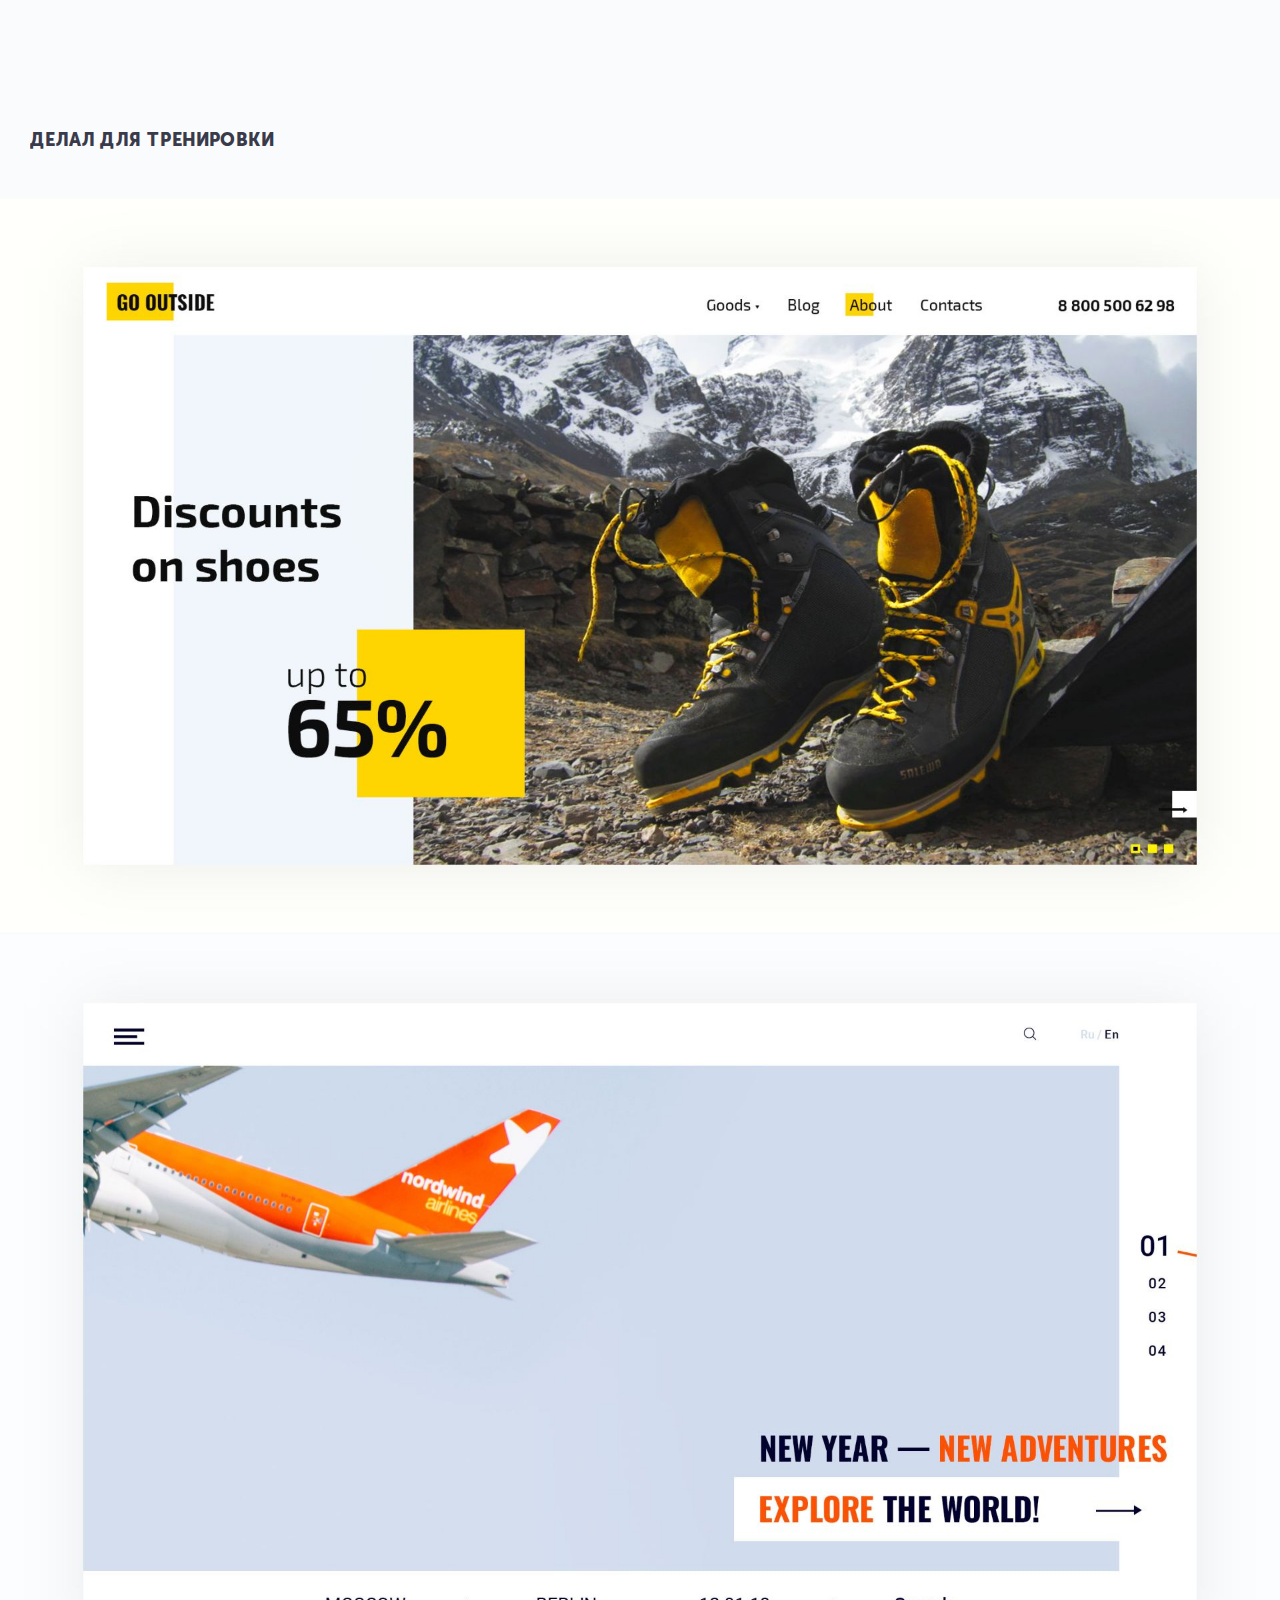
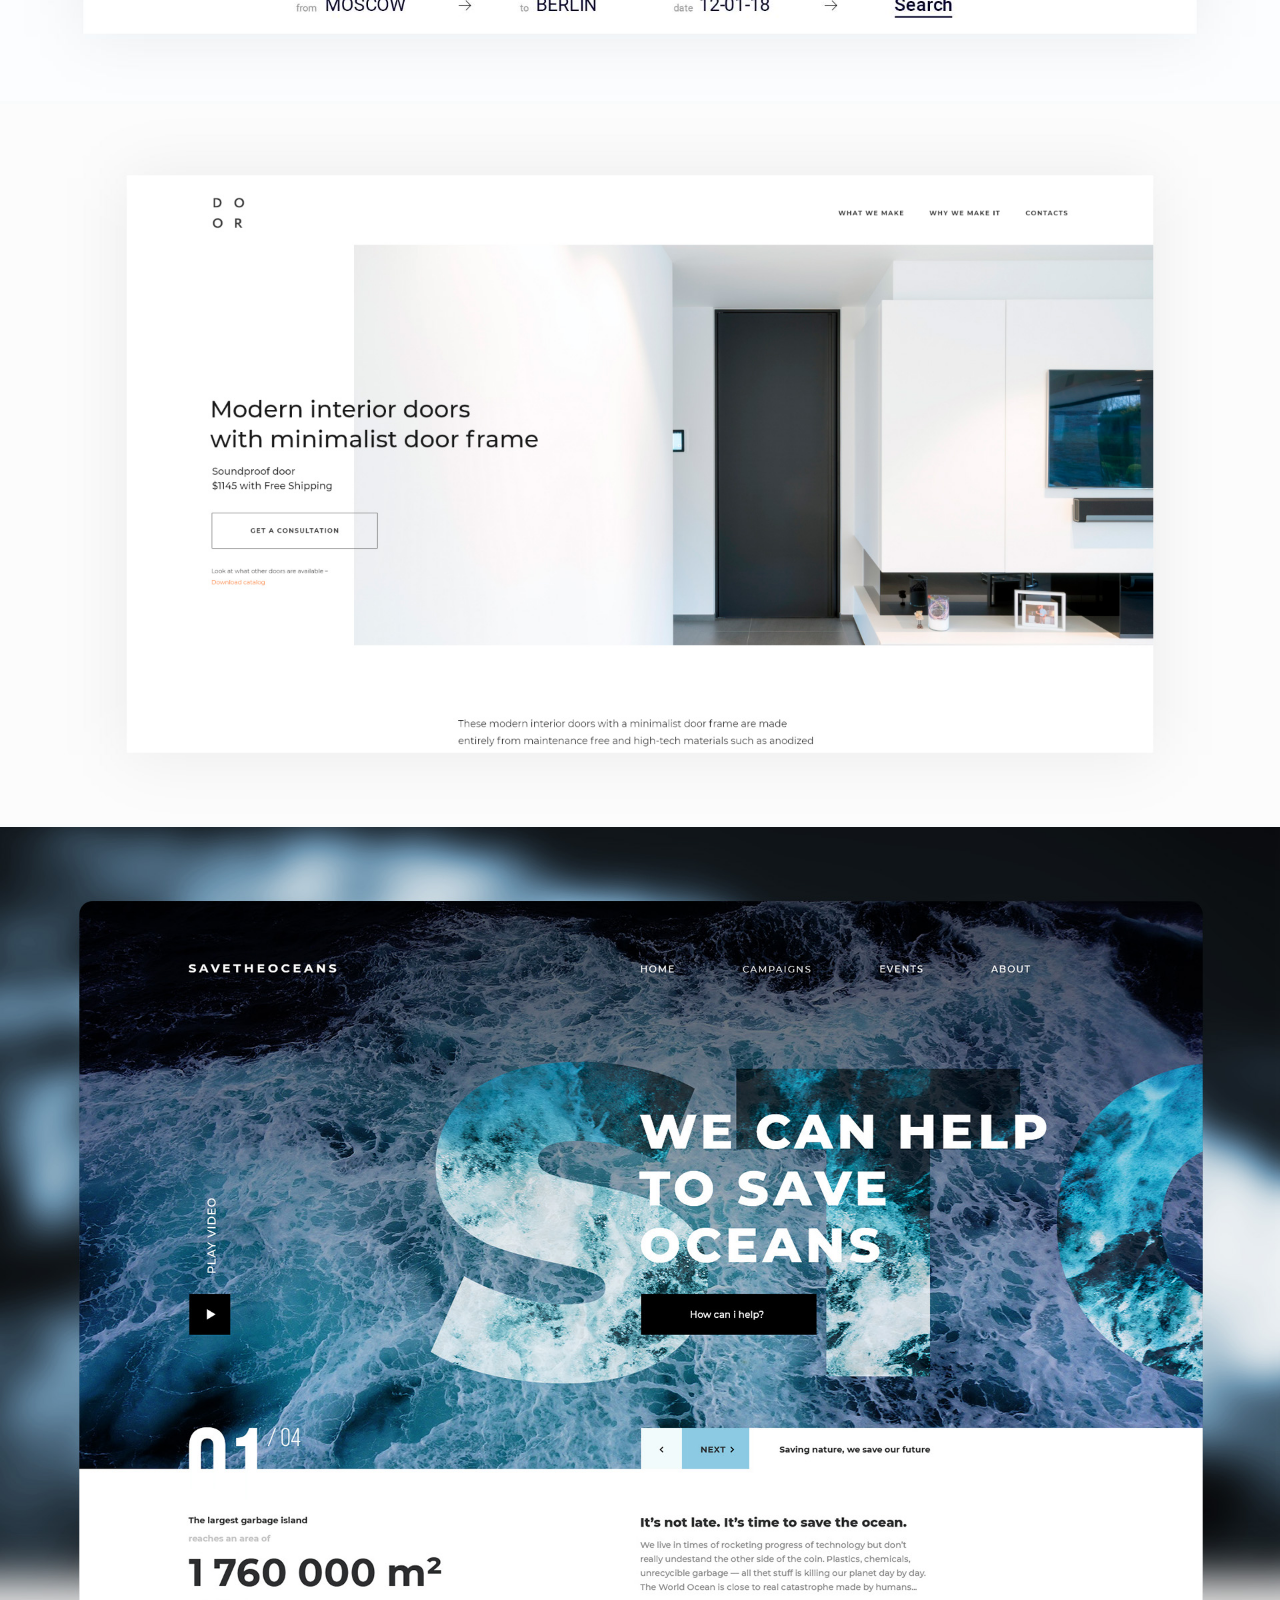
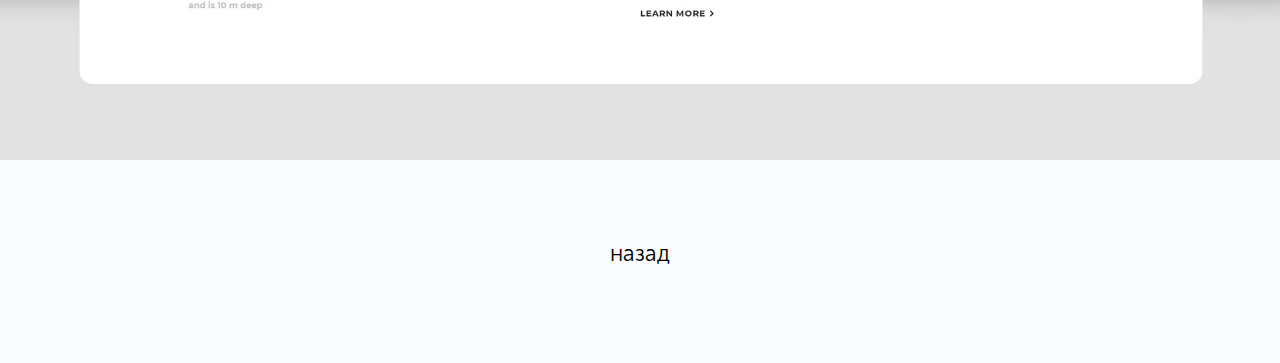
<file: meloch.html>
<!DOCTYPE html>
<html lang="ru">
<head>
	<meta charset="utf-8" />
	<title>Виталий Феклистов</title>
	<meta name="description" content="" />
	<meta http-equiv="X-UA-Compatible" content="IE=edge" />
	<meta name="viewport" content="width=device-width, initial-scale=1.0" />
	<link rel="shortcut icon" href="img/favicon/favicon.png" />
	

	<link rel="stylesheet" href="css/main.css" />
</head>
<body>



	<div class="container w100">
			<h2 id="resume" class="h-resume">Делал для тренировки</h2>
			<div class="resume"> 
			<!-- <img src="img/1.jpg" alt="bike"> -->
			<img src="img/2.jpg" alt="go outside">
			<img src="img/3.jpg" alt="nordwinds">
			<img src="img/4.jpg" alt="door">
			<img src="img/5.jpg" alt="save the ocean">

			<br>
			<br>
			<br><br>
			<br>
			<br>
			<a href="/">назад</a>
			<br>
			<br><br>
			<br>
		
		</div>
	</div>












<!-- 
	<script src="libs/jquery/jquery-3.3.1.min.js"></script>

	<script src="js/common.js"></script>

-->

<script>


</script>

<!-- Yandex.Metrika counter --><!-- /Yandex.Metrika counter -->
<!-- Google Analytics counter --><!-- /Google Analytics counter -->
</body>
</html>
</file>
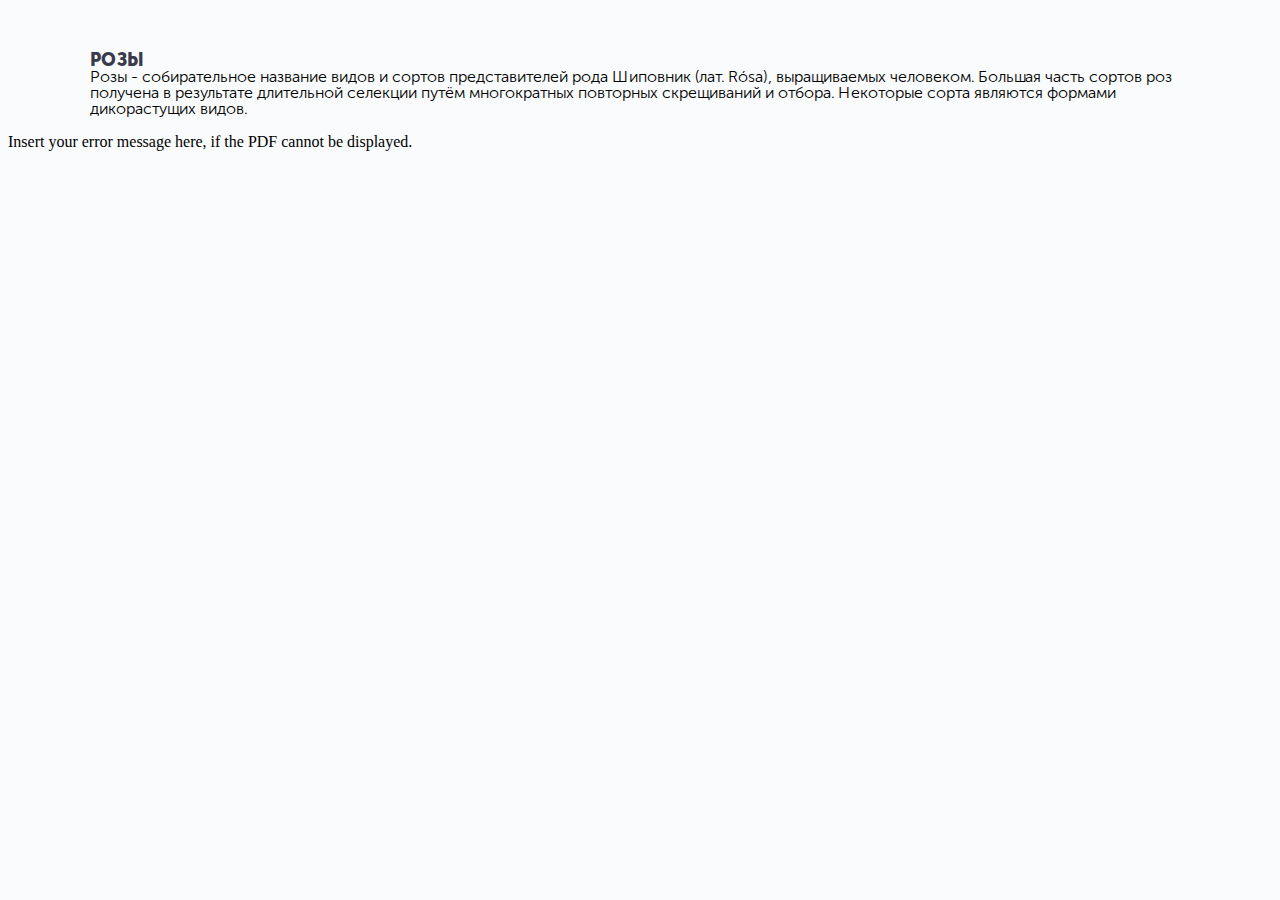
<file: test.html>
<!DOCTYPE html>
<html lang="ru">
<head>
	<meta charset="utf-8" />
	<title>Виталий Феклистов - тестирую</title>

	<meta http-equiv="X-UA-Compatible" content="IE=edge" />
	<meta name="viewport" content="width=device-width, initial-scale=1.0" />
	<!-- <link rel="shortcut icon" href="img/favicon/favicon.png" /> -->
	

	<link rel="stylesheet" href="css/main.css" />
	<link rel="stylesheet" href="css/" />
</head>
<body>



	<div class="container">
		<h2>Розы</h2>
		Розы - собирательное название видов и сортов представителей рода Шиповник (лат. Rósa), выращиваемых человеком. Большая часть сортов роз получена в результате длительной селекции путём многократных повторных скрещиваний и отбора. Некоторые сорта являются формами дикорастущих видов.
	</div>




	<div id="iframe_container">
		<iframe width="100%" height="700" src="test2.html"></iframe>
	</div>




</body>
</html>
</file>
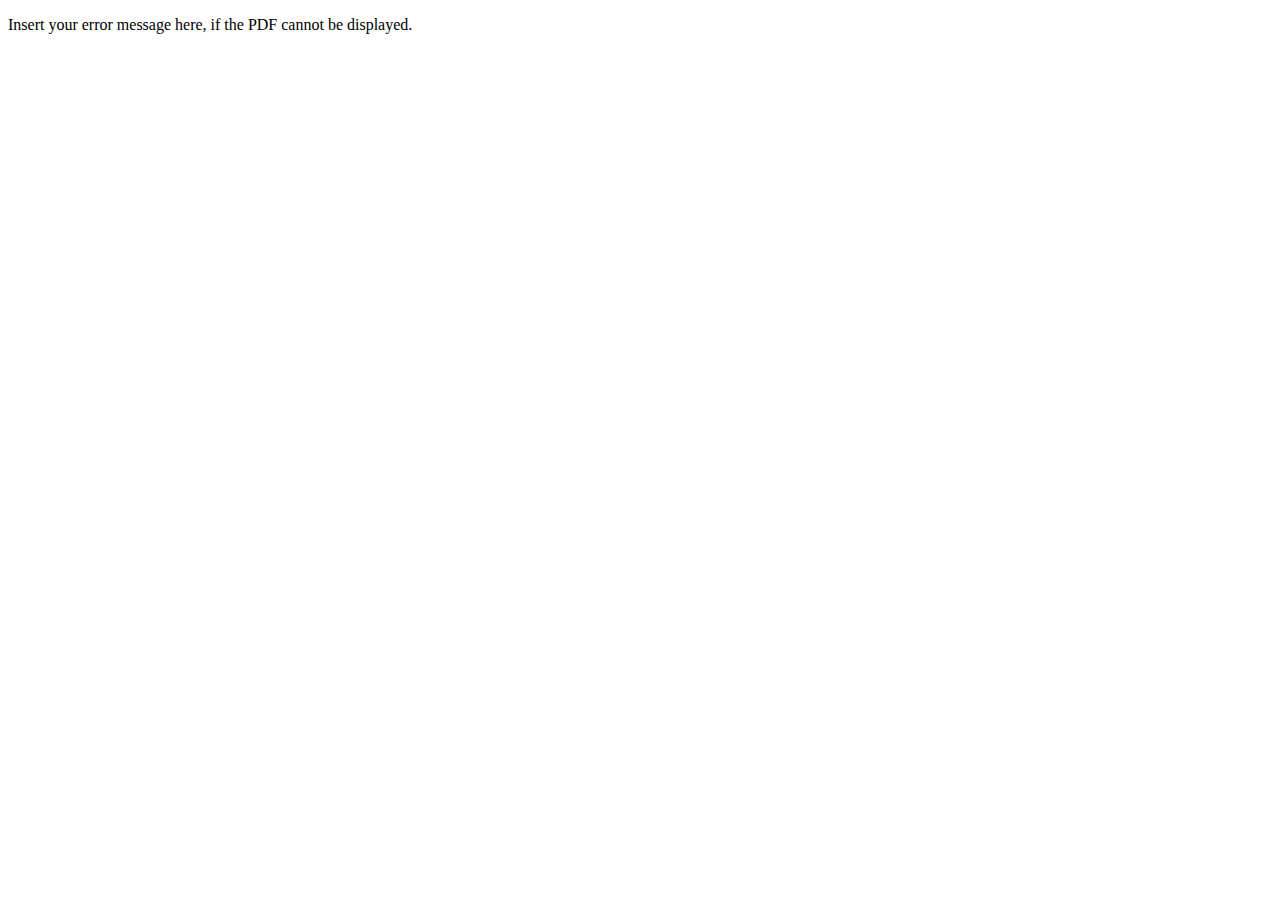
<file: test2.html>
<!DOCTYPE html>
<html lang="ru">
<head>
	<meta charset="utf-8" />
	<title>pdf</title>

	<meta http-equiv="X-UA-Compatible" content="IE=edge" />
	<meta name="viewport" content="width=device-width, initial-scale=1.0" />
	<!-- <link rel="shortcut icon" href="img/favicon/favicon.png" /> -->

</head>
<body>


<object width="100%" height="700" type="application/pdf" data="Katalog.pdf?#zoom=85&scrollbar=0&toolbar=0&navpanes=0">
    <p>Insert your error message here, if the PDF cannot be displayed.</p>
</object>


</body>
</html>
</file>
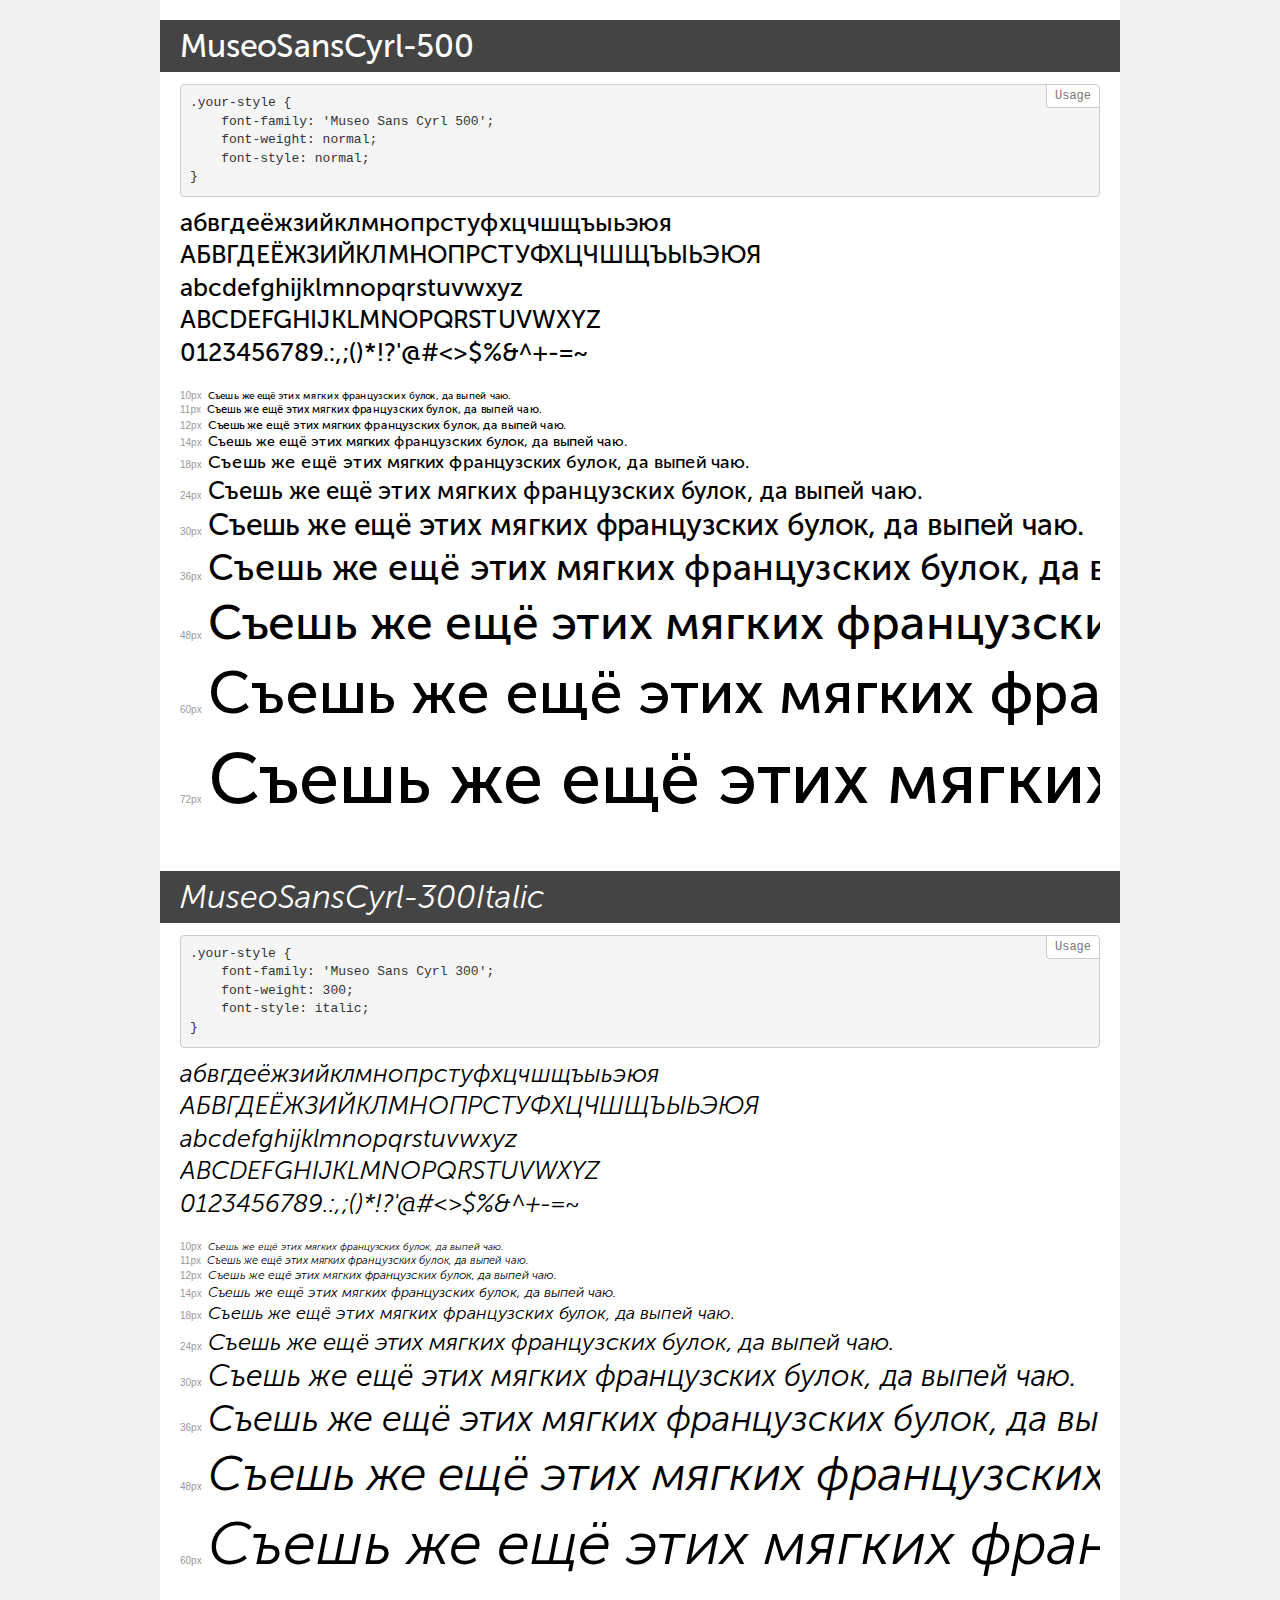
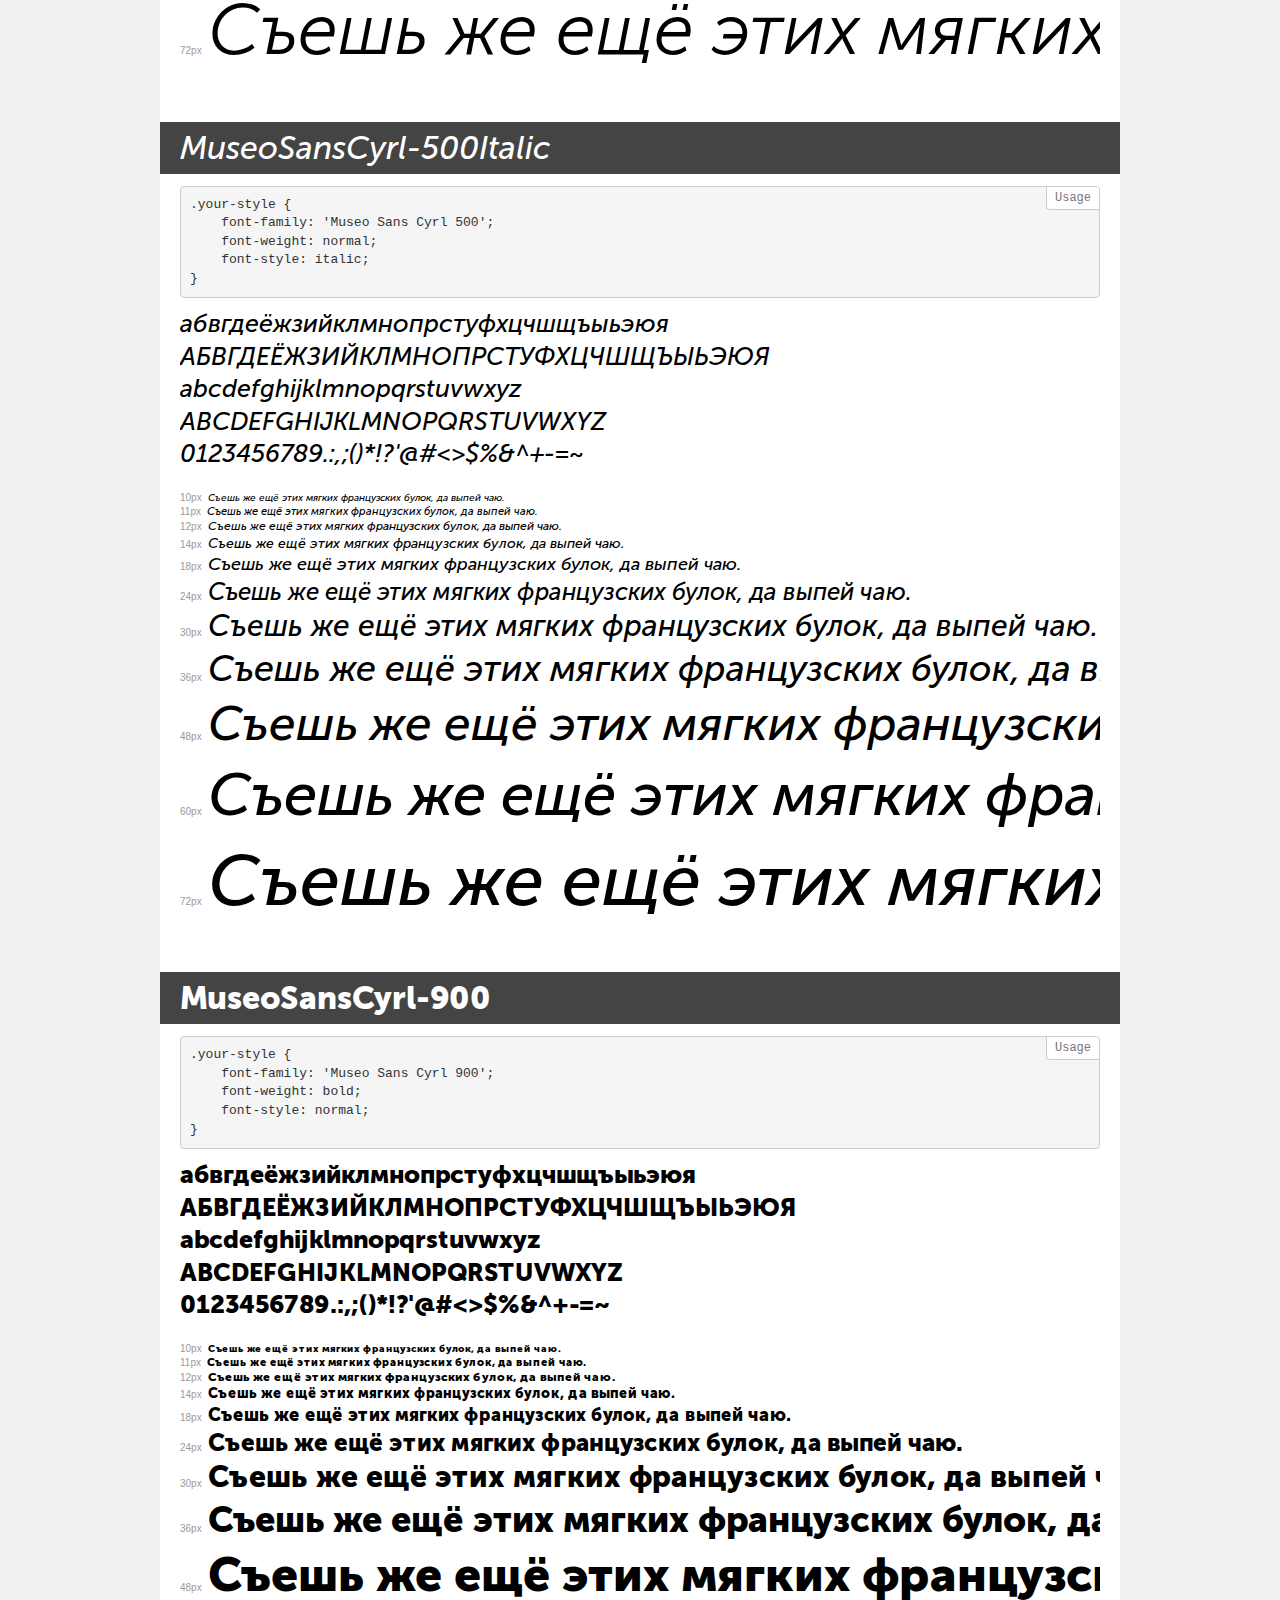
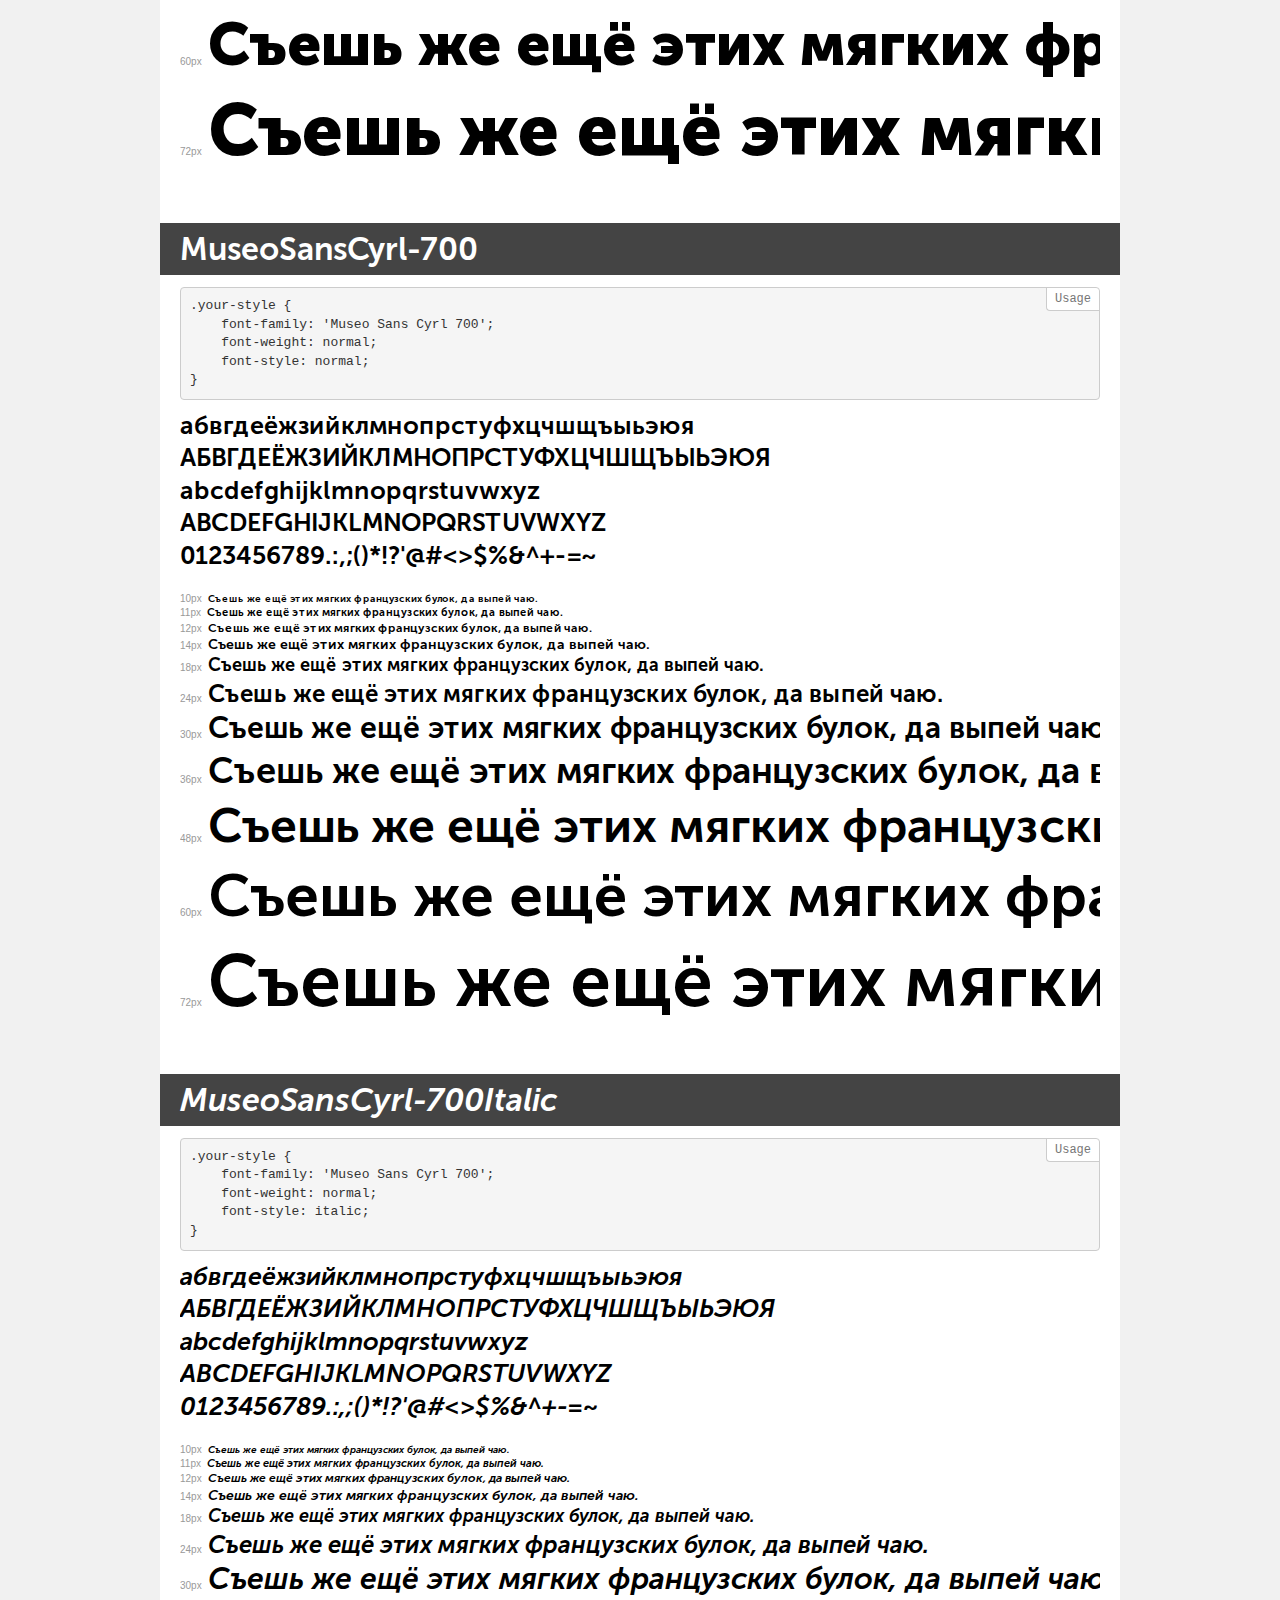
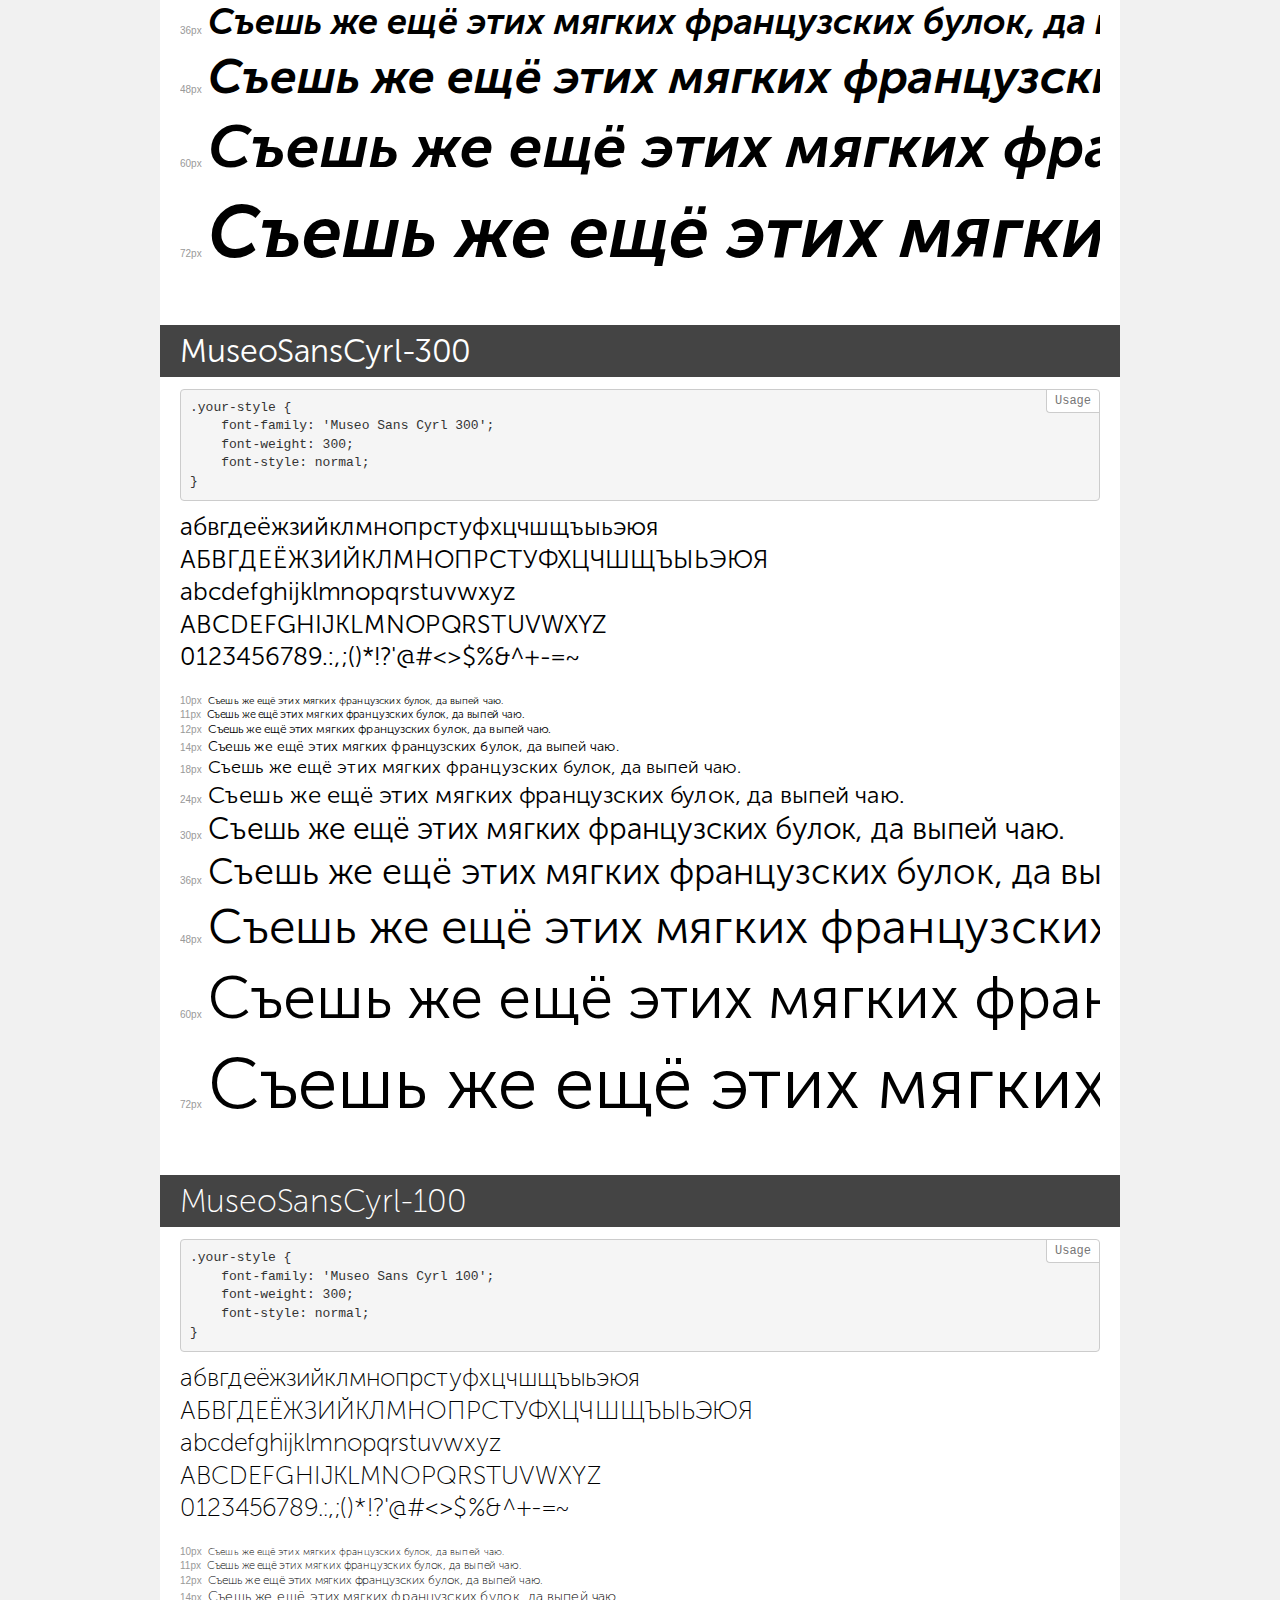
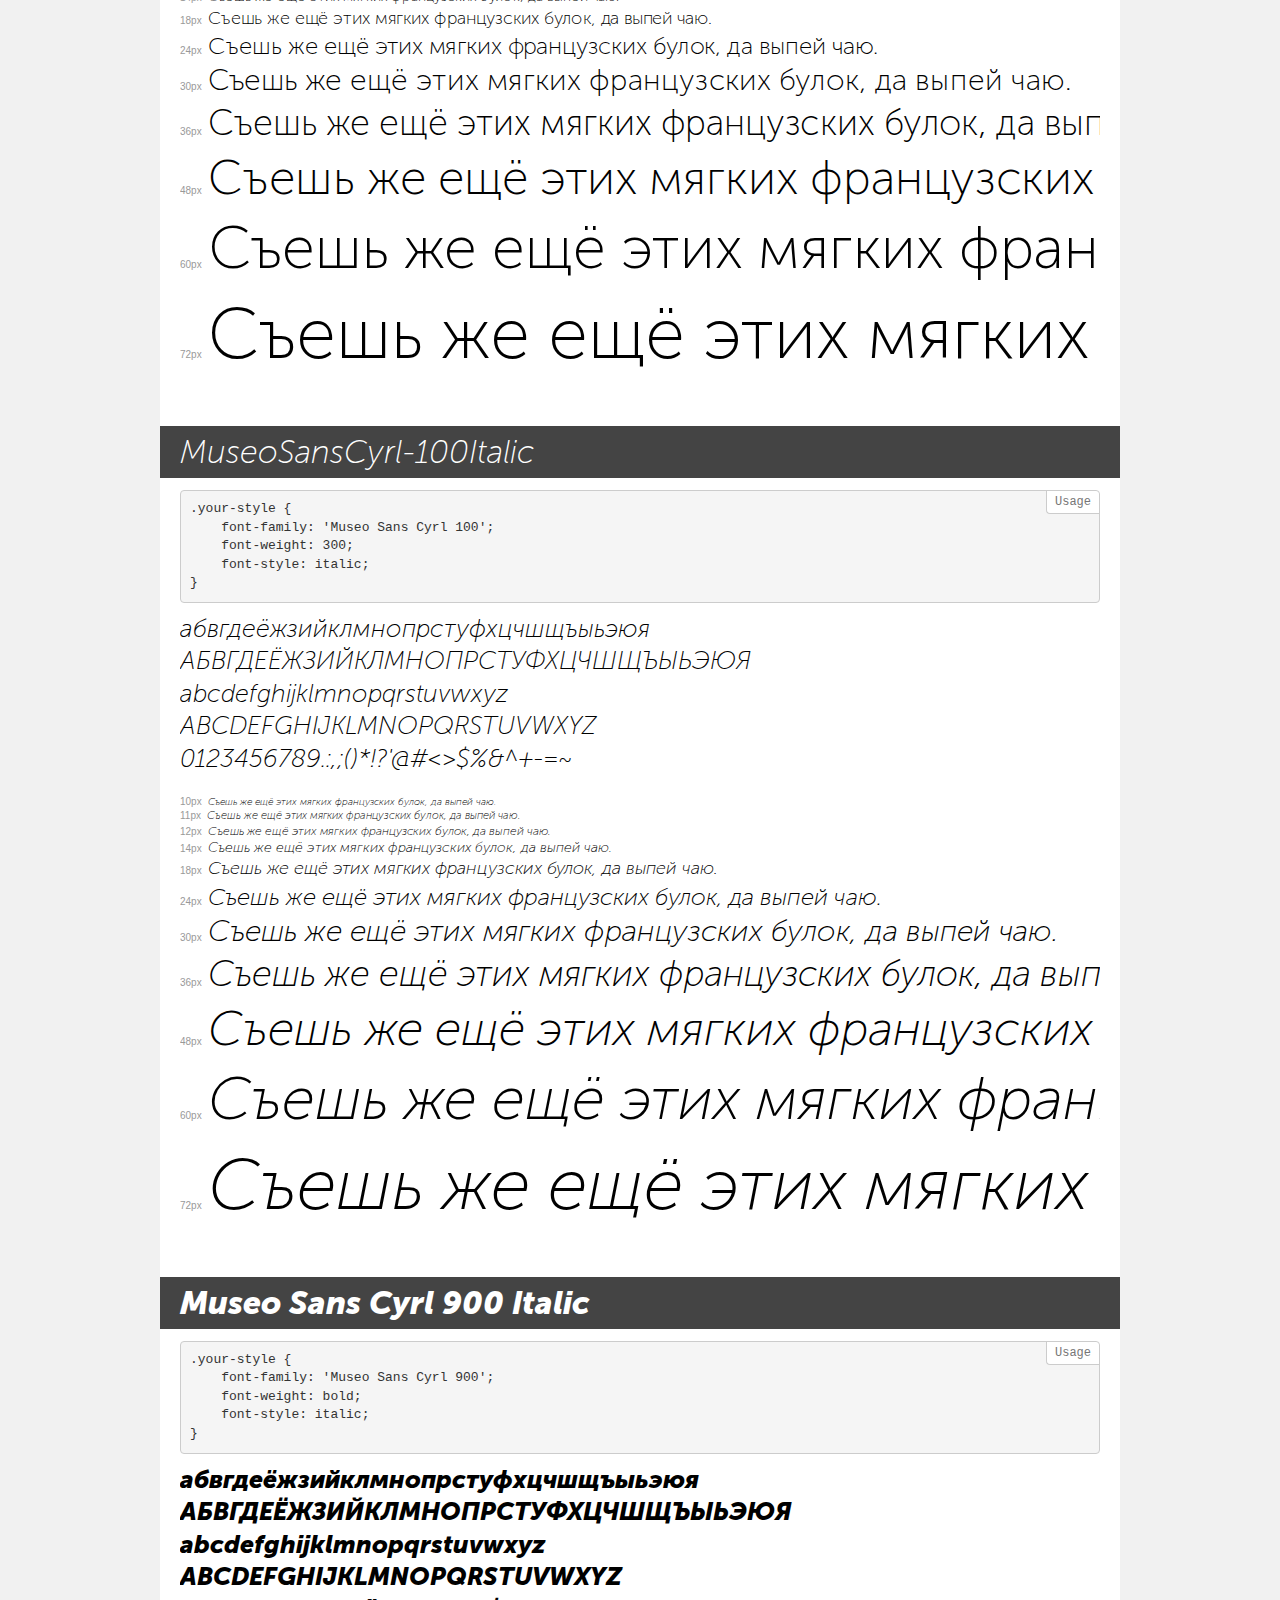
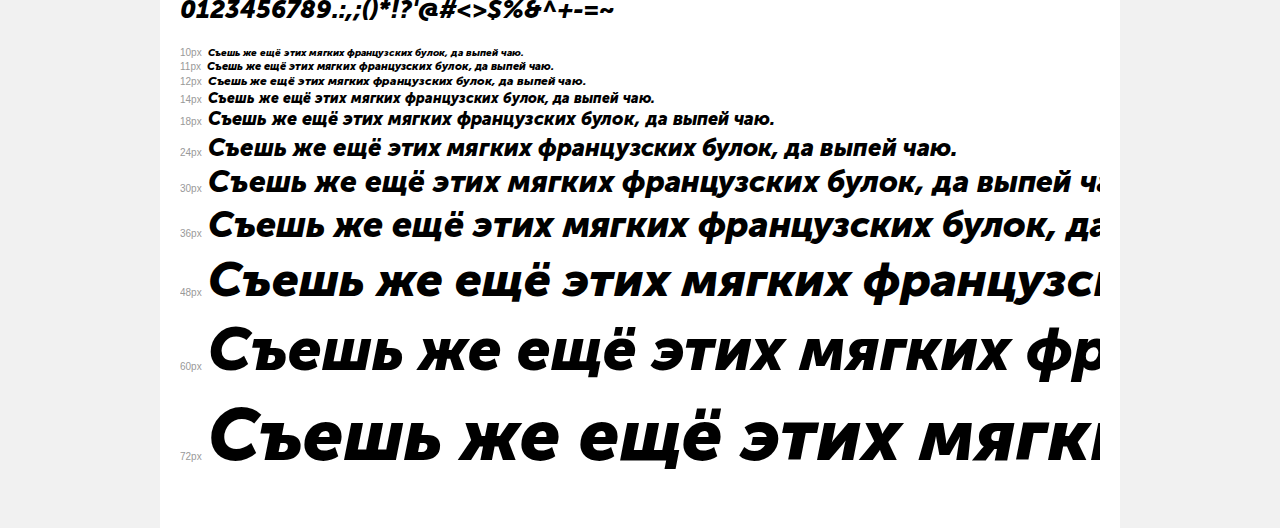
<file: fonts/demo.html>
<!DOCTYPE html>
<html>
<head>
	<meta charset="utf-8">
	<meta http-equiv="X-UA-Compatible" content="IE=edge">
	<meta name="viewport" content="width=device-width, initial-scale=1">
	<meta name="robots" content="noindex, noarchive">
	<title>Transfonter demo</title>
	<link href="stylesheet.css" rel="stylesheet">
	<style>
		/*
		http://meyerweb.com/eric/tools/css/reset/
		v2.0 | 20110126
		License: none (public domain)
		*/
		html, body, div, span, applet, object, iframe,
		h1, h2, h3, h4, h5, h6, p, blockquote, pre,
		a, abbr, acronym, address, big, cite, code,
		del, dfn, em, img, ins, kbd, q, s, samp,
		small, strike, strong, sub, sup, tt, var,
		b, u, i, center,
		dl, dt, dd, ol, ul, li,
		fieldset, form, label, legend,
		table, caption, tbody, tfoot, thead, tr, th, td,
		article, aside, canvas, details, embed,
		figure, figcaption, footer, header, hgroup,
		menu, nav, output, ruby, section, summary,
		time, mark, audio, video {
			margin: 0;
			padding: 0;
			border: 0;
			font-size: 100%;
			font: inherit;
			vertical-align: baseline;
		}
		/* HTML5 display-role reset for older browsers */
		article, aside, details, figcaption, figure,
		footer, header, hgroup, menu, nav, section {
			display: block;
		}
		body {
			line-height: 1;
		}
		ol, ul {
			list-style: none;
		}
		blockquote, q {
			quotes: none;
		}
		blockquote:before, blockquote:after,
		q:before, q:after {
			content: '';
			content: none;
		}
		table {
			border-collapse: collapse;
			border-spacing: 0;
		}
		/* common styles */
		body {
			background: #f1f1f1;
			color: #000;
		}
		.page {
			background: #fff;
			width: 920px;
			margin: 0 auto;
			padding: 20px 20px 0 20px;
			overflow: hidden;
		}
		.font-container {
			overflow-x: auto;
			overflow-y: hidden;
			margin-bottom: 40px;
			line-height: 1.3;
			white-space: nowrap;
			padding-bottom: 5px;
		}
		h1 {
			position: relative;
			background: #444;
			font-size: 32px;
			color: #fff;
			padding: 10px 20px;
			margin: 0 -20px 12px -20px;
		}
		.letters {
			font-size: 25px;
			margin-bottom: 20px;
		}
		.s10:before {
			content: '10px';
		}
		.s11:before {
			content: '11px';
		}
		.s12:before {
			content: '12px';
		}
		.s14:before {
			content: '14px';
		}
		.s18:before {
			content: '18px';
		}
		.s24:before {
			content: '24px';
		}
		.s30:before {
			content: '30px';
		}
		.s36:before {
			content: '36px';
		}
		.s48:before {
			content: '48px';
		}
		.s60:before {
			content: '60px';
		}
		.s72:before {
			content: '72px';
		}
		.s10:before, .s11:before, .s12:before, .s14:before,
		.s18:before, .s24:before, .s30:before, .s36:before,
		.s48:before, .s60:before, .s72:before {
			font-family: Arial, sans-serif;
			font-size: 10px;
			font-weight: normal;
			font-style: normal;
			color: #999;
			padding-right: 6px;
		}
		pre {
			display: block;
			position: relative;
			padding: 9px;
			margin: 0 0 10px;
			font-family: Monaco, Menlo, Consolas, "Courier New", monospace !important;
			font-size: 13px;
			line-height: 1.428571429;
			color: #333;
			font-weight: normal !important;
			font-style: normal !important;
			background-color: #f5f5f5;
			border: 1px solid #ccc;
			overflow-x: auto;
			border-radius: 4px;
		}
		pre:after {
			display: block;
			position: absolute;
			right: 0;
			top: 0;
			content: 'Usage';
			line-height: 1;
			padding: 5px 8px;
			font-size: 12px;
			color: #767676;
			background-color: #fff;
			border: 1px solid #ccc;
			border-right: none;
			border-top: none;
			border-radius: 0 4px 0 4px;
			z-index: 10;
		}
		/* responsive */
		@media (max-width: 959px) {
			.page {
				width: auto;
				margin: 0;
			}
		}
	</style>
</head>
<body>
<div class="page">
	<div class="demo" style="font-family: 'Museo Sans Cyrl 500'; font-weight: normal; font-style: normal;">
		<h1>MuseoSansCyrl-500</h1>
		<pre>.your-style {
    font-family: 'Museo Sans Cyrl 500';
    font-weight: normal;
    font-style: normal;
}</pre>
		<div class="font-container">
			<p class="letters">
				абвгдеёжзийклмнопрстуфхцчшщъыьэюя <br />
				АБВГДЕЁЖЗИЙКЛМНОПРСТУФХЦЧШЩЪЫЬЭЮЯ <br />
				abcdefghijklmnopqrstuvwxyz <br />
				ABCDEFGHIJKLMNOPQRSTUVWXYZ <br />				0123456789.:,;()*!?'@#<>$%&^+-=~
			</p>
			<p class="s10" style="font-size: 10px;">Съешь же ещё этих мягких французских булок, да выпей чаю.</p>
			<p class="s11" style="font-size: 11px;">Съешь же ещё этих мягких французских булок, да выпей чаю.</p>
			<p class="s12" style="font-size: 12px;">Съешь же ещё этих мягких французских булок, да выпей чаю.</p>
			<p class="s14" style="font-size: 14px;">Съешь же ещё этих мягких французских булок, да выпей чаю.</p>
			<p class="s18" style="font-size: 18px;">Съешь же ещё этих мягких французских булок, да выпей чаю.</p>
			<p class="s24" style="font-size: 24px;">Съешь же ещё этих мягких французских булок, да выпей чаю.</p>
			<p class="s30" style="font-size: 30px;">Съешь же ещё этих мягких французских булок, да выпей чаю.</p>
			<p class="s36" style="font-size: 36px;">Съешь же ещё этих мягких французских булок, да выпей чаю.</p>
			<p class="s48" style="font-size: 48px;">Съешь же ещё этих мягких французских булок, да выпей чаю.</p>
			<p class="s60" style="font-size: 60px;">Съешь же ещё этих мягких французских булок, да выпей чаю.</p>
			<p class="s72" style="font-size: 72px;">Съешь же ещё этих мягких французских булок, да выпей чаю.</p>
		</div>
	</div>
	<div class="demo" style="font-family: 'Museo Sans Cyrl 300'; font-weight: 300; font-style: italic;">
		<h1>MuseoSansCyrl-300Italic</h1>
		<pre>.your-style {
    font-family: 'Museo Sans Cyrl 300';
    font-weight: 300;
    font-style: italic;
}</pre>
		<div class="font-container">
			<p class="letters">
				абвгдеёжзийклмнопрстуфхцчшщъыьэюя <br />
				АБВГДЕЁЖЗИЙКЛМНОПРСТУФХЦЧШЩЪЫЬЭЮЯ <br />
				abcdefghijklmnopqrstuvwxyz <br />
				ABCDEFGHIJKLMNOPQRSTUVWXYZ <br />				0123456789.:,;()*!?'@#<>$%&^+-=~
			</p>
			<p class="s10" style="font-size: 10px;">Съешь же ещё этих мягких французских булок, да выпей чаю.</p>
			<p class="s11" style="font-size: 11px;">Съешь же ещё этих мягких французских булок, да выпей чаю.</p>
			<p class="s12" style="font-size: 12px;">Съешь же ещё этих мягких французских булок, да выпей чаю.</p>
			<p class="s14" style="font-size: 14px;">Съешь же ещё этих мягких французских булок, да выпей чаю.</p>
			<p class="s18" style="font-size: 18px;">Съешь же ещё этих мягких французских булок, да выпей чаю.</p>
			<p class="s24" style="font-size: 24px;">Съешь же ещё этих мягких французских булок, да выпей чаю.</p>
			<p class="s30" style="font-size: 30px;">Съешь же ещё этих мягких французских булок, да выпей чаю.</p>
			<p class="s36" style="font-size: 36px;">Съешь же ещё этих мягких французских булок, да выпей чаю.</p>
			<p class="s48" style="font-size: 48px;">Съешь же ещё этих мягких французских булок, да выпей чаю.</p>
			<p class="s60" style="font-size: 60px;">Съешь же ещё этих мягких французских булок, да выпей чаю.</p>
			<p class="s72" style="font-size: 72px;">Съешь же ещё этих мягких французских булок, да выпей чаю.</p>
		</div>
	</div>
	<div class="demo" style="font-family: 'Museo Sans Cyrl 500'; font-weight: normal; font-style: italic;">
		<h1>MuseoSansCyrl-500Italic</h1>
		<pre>.your-style {
    font-family: 'Museo Sans Cyrl 500';
    font-weight: normal;
    font-style: italic;
}</pre>
		<div class="font-container">
			<p class="letters">
				абвгдеёжзийклмнопрстуфхцчшщъыьэюя <br />
				АБВГДЕЁЖЗИЙКЛМНОПРСТУФХЦЧШЩЪЫЬЭЮЯ <br />
				abcdefghijklmnopqrstuvwxyz <br />
				ABCDEFGHIJKLMNOPQRSTUVWXYZ <br />				0123456789.:,;()*!?'@#<>$%&^+-=~
			</p>
			<p class="s10" style="font-size: 10px;">Съешь же ещё этих мягких французских булок, да выпей чаю.</p>
			<p class="s11" style="font-size: 11px;">Съешь же ещё этих мягких французских булок, да выпей чаю.</p>
			<p class="s12" style="font-size: 12px;">Съешь же ещё этих мягких французских булок, да выпей чаю.</p>
			<p class="s14" style="font-size: 14px;">Съешь же ещё этих мягких французских булок, да выпей чаю.</p>
			<p class="s18" style="font-size: 18px;">Съешь же ещё этих мягких французских булок, да выпей чаю.</p>
			<p class="s24" style="font-size: 24px;">Съешь же ещё этих мягких французских булок, да выпей чаю.</p>
			<p class="s30" style="font-size: 30px;">Съешь же ещё этих мягких французских булок, да выпей чаю.</p>
			<p class="s36" style="font-size: 36px;">Съешь же ещё этих мягких французских булок, да выпей чаю.</p>
			<p class="s48" style="font-size: 48px;">Съешь же ещё этих мягких французских булок, да выпей чаю.</p>
			<p class="s60" style="font-size: 60px;">Съешь же ещё этих мягких французских булок, да выпей чаю.</p>
			<p class="s72" style="font-size: 72px;">Съешь же ещё этих мягких французских булок, да выпей чаю.</p>
		</div>
	</div>
	<div class="demo" style="font-family: 'Museo Sans Cyrl 900'; font-weight: bold; font-style: normal;">
		<h1>MuseoSansCyrl-900</h1>
		<pre>.your-style {
    font-family: 'Museo Sans Cyrl 900';
    font-weight: bold;
    font-style: normal;
}</pre>
		<div class="font-container">
			<p class="letters">
				абвгдеёжзийклмнопрстуфхцчшщъыьэюя <br />
				АБВГДЕЁЖЗИЙКЛМНОПРСТУФХЦЧШЩЪЫЬЭЮЯ <br />
				abcdefghijklmnopqrstuvwxyz <br />
				ABCDEFGHIJKLMNOPQRSTUVWXYZ <br />				0123456789.:,;()*!?'@#<>$%&^+-=~
			</p>
			<p class="s10" style="font-size: 10px;">Съешь же ещё этих мягких французских булок, да выпей чаю.</p>
			<p class="s11" style="font-size: 11px;">Съешь же ещё этих мягких французских булок, да выпей чаю.</p>
			<p class="s12" style="font-size: 12px;">Съешь же ещё этих мягких французских булок, да выпей чаю.</p>
			<p class="s14" style="font-size: 14px;">Съешь же ещё этих мягких французских булок, да выпей чаю.</p>
			<p class="s18" style="font-size: 18px;">Съешь же ещё этих мягких французских булок, да выпей чаю.</p>
			<p class="s24" style="font-size: 24px;">Съешь же ещё этих мягких французских булок, да выпей чаю.</p>
			<p class="s30" style="font-size: 30px;">Съешь же ещё этих мягких французских булок, да выпей чаю.</p>
			<p class="s36" style="font-size: 36px;">Съешь же ещё этих мягких французских булок, да выпей чаю.</p>
			<p class="s48" style="font-size: 48px;">Съешь же ещё этих мягких французских булок, да выпей чаю.</p>
			<p class="s60" style="font-size: 60px;">Съешь же ещё этих мягких французских булок, да выпей чаю.</p>
			<p class="s72" style="font-size: 72px;">Съешь же ещё этих мягких французских булок, да выпей чаю.</p>
		</div>
	</div>
	<div class="demo" style="font-family: 'Museo Sans Cyrl 700'; font-weight: normal; font-style: normal;">
		<h1>MuseoSansCyrl-700</h1>
		<pre>.your-style {
    font-family: 'Museo Sans Cyrl 700';
    font-weight: normal;
    font-style: normal;
}</pre>
		<div class="font-container">
			<p class="letters">
				абвгдеёжзийклмнопрстуфхцчшщъыьэюя <br />
				АБВГДЕЁЖЗИЙКЛМНОПРСТУФХЦЧШЩЪЫЬЭЮЯ <br />
				abcdefghijklmnopqrstuvwxyz <br />
				ABCDEFGHIJKLMNOPQRSTUVWXYZ <br />				0123456789.:,;()*!?'@#<>$%&^+-=~
			</p>
			<p class="s10" style="font-size: 10px;">Съешь же ещё этих мягких французских булок, да выпей чаю.</p>
			<p class="s11" style="font-size: 11px;">Съешь же ещё этих мягких французских булок, да выпей чаю.</p>
			<p class="s12" style="font-size: 12px;">Съешь же ещё этих мягких французских булок, да выпей чаю.</p>
			<p class="s14" style="font-size: 14px;">Съешь же ещё этих мягких французских булок, да выпей чаю.</p>
			<p class="s18" style="font-size: 18px;">Съешь же ещё этих мягких французских булок, да выпей чаю.</p>
			<p class="s24" style="font-size: 24px;">Съешь же ещё этих мягких французских булок, да выпей чаю.</p>
			<p class="s30" style="font-size: 30px;">Съешь же ещё этих мягких французских булок, да выпей чаю.</p>
			<p class="s36" style="font-size: 36px;">Съешь же ещё этих мягких французских булок, да выпей чаю.</p>
			<p class="s48" style="font-size: 48px;">Съешь же ещё этих мягких французских булок, да выпей чаю.</p>
			<p class="s60" style="font-size: 60px;">Съешь же ещё этих мягких французских булок, да выпей чаю.</p>
			<p class="s72" style="font-size: 72px;">Съешь же ещё этих мягких французских булок, да выпей чаю.</p>
		</div>
	</div>
	<div class="demo" style="font-family: 'Museo Sans Cyrl 700'; font-weight: normal; font-style: italic;">
		<h1>MuseoSansCyrl-700Italic</h1>
		<pre>.your-style {
    font-family: 'Museo Sans Cyrl 700';
    font-weight: normal;
    font-style: italic;
}</pre>
		<div class="font-container">
			<p class="letters">
				абвгдеёжзийклмнопрстуфхцчшщъыьэюя <br />
				АБВГДЕЁЖЗИЙКЛМНОПРСТУФХЦЧШЩЪЫЬЭЮЯ <br />
				abcdefghijklmnopqrstuvwxyz <br />
				ABCDEFGHIJKLMNOPQRSTUVWXYZ <br />				0123456789.:,;()*!?'@#<>$%&^+-=~
			</p>
			<p class="s10" style="font-size: 10px;">Съешь же ещё этих мягких французских булок, да выпей чаю.</p>
			<p class="s11" style="font-size: 11px;">Съешь же ещё этих мягких французских булок, да выпей чаю.</p>
			<p class="s12" style="font-size: 12px;">Съешь же ещё этих мягких французских булок, да выпей чаю.</p>
			<p class="s14" style="font-size: 14px;">Съешь же ещё этих мягких французских булок, да выпей чаю.</p>
			<p class="s18" style="font-size: 18px;">Съешь же ещё этих мягких французских булок, да выпей чаю.</p>
			<p class="s24" style="font-size: 24px;">Съешь же ещё этих мягких французских булок, да выпей чаю.</p>
			<p class="s30" style="font-size: 30px;">Съешь же ещё этих мягких французских булок, да выпей чаю.</p>
			<p class="s36" style="font-size: 36px;">Съешь же ещё этих мягких французских булок, да выпей чаю.</p>
			<p class="s48" style="font-size: 48px;">Съешь же ещё этих мягких французских булок, да выпей чаю.</p>
			<p class="s60" style="font-size: 60px;">Съешь же ещё этих мягких французских булок, да выпей чаю.</p>
			<p class="s72" style="font-size: 72px;">Съешь же ещё этих мягких французских булок, да выпей чаю.</p>
		</div>
	</div>
	<div class="demo" style="font-family: 'Museo Sans Cyrl 300'; font-weight: 300; font-style: normal;">
		<h1>MuseoSansCyrl-300</h1>
		<pre>.your-style {
    font-family: 'Museo Sans Cyrl 300';
    font-weight: 300;
    font-style: normal;
}</pre>
		<div class="font-container">
			<p class="letters">
				абвгдеёжзийклмнопрстуфхцчшщъыьэюя <br />
				АБВГДЕЁЖЗИЙКЛМНОПРСТУФХЦЧШЩЪЫЬЭЮЯ <br />
				abcdefghijklmnopqrstuvwxyz <br />
				ABCDEFGHIJKLMNOPQRSTUVWXYZ <br />				0123456789.:,;()*!?'@#<>$%&^+-=~
			</p>
			<p class="s10" style="font-size: 10px;">Съешь же ещё этих мягких французских булок, да выпей чаю.</p>
			<p class="s11" style="font-size: 11px;">Съешь же ещё этих мягких французских булок, да выпей чаю.</p>
			<p class="s12" style="font-size: 12px;">Съешь же ещё этих мягких французских булок, да выпей чаю.</p>
			<p class="s14" style="font-size: 14px;">Съешь же ещё этих мягких французских булок, да выпей чаю.</p>
			<p class="s18" style="font-size: 18px;">Съешь же ещё этих мягких французских булок, да выпей чаю.</p>
			<p class="s24" style="font-size: 24px;">Съешь же ещё этих мягких французских булок, да выпей чаю.</p>
			<p class="s30" style="font-size: 30px;">Съешь же ещё этих мягких французских булок, да выпей чаю.</p>
			<p class="s36" style="font-size: 36px;">Съешь же ещё этих мягких французских булок, да выпей чаю.</p>
			<p class="s48" style="font-size: 48px;">Съешь же ещё этих мягких французских булок, да выпей чаю.</p>
			<p class="s60" style="font-size: 60px;">Съешь же ещё этих мягких французских булок, да выпей чаю.</p>
			<p class="s72" style="font-size: 72px;">Съешь же ещё этих мягких французских булок, да выпей чаю.</p>
		</div>
	</div>
	<div class="demo" style="font-family: 'Museo Sans Cyrl 100'; font-weight: 300; font-style: normal;">
		<h1>MuseoSansCyrl-100</h1>
		<pre>.your-style {
    font-family: 'Museo Sans Cyrl 100';
    font-weight: 300;
    font-style: normal;
}</pre>
		<div class="font-container">
			<p class="letters">
				абвгдеёжзийклмнопрстуфхцчшщъыьэюя <br />
				АБВГДЕЁЖЗИЙКЛМНОПРСТУФХЦЧШЩЪЫЬЭЮЯ <br />
				abcdefghijklmnopqrstuvwxyz <br />
				ABCDEFGHIJKLMNOPQRSTUVWXYZ <br />				0123456789.:,;()*!?'@#<>$%&^+-=~
			</p>
			<p class="s10" style="font-size: 10px;">Съешь же ещё этих мягких французских булок, да выпей чаю.</p>
			<p class="s11" style="font-size: 11px;">Съешь же ещё этих мягких французских булок, да выпей чаю.</p>
			<p class="s12" style="font-size: 12px;">Съешь же ещё этих мягких французских булок, да выпей чаю.</p>
			<p class="s14" style="font-size: 14px;">Съешь же ещё этих мягких французских булок, да выпей чаю.</p>
			<p class="s18" style="font-size: 18px;">Съешь же ещё этих мягких французских булок, да выпей чаю.</p>
			<p class="s24" style="font-size: 24px;">Съешь же ещё этих мягких французских булок, да выпей чаю.</p>
			<p class="s30" style="font-size: 30px;">Съешь же ещё этих мягких французских булок, да выпей чаю.</p>
			<p class="s36" style="font-size: 36px;">Съешь же ещё этих мягких французских булок, да выпей чаю.</p>
			<p class="s48" style="font-size: 48px;">Съешь же ещё этих мягких французских булок, да выпей чаю.</p>
			<p class="s60" style="font-size: 60px;">Съешь же ещё этих мягких французских булок, да выпей чаю.</p>
			<p class="s72" style="font-size: 72px;">Съешь же ещё этих мягких французских булок, да выпей чаю.</p>
		</div>
	</div>
	<div class="demo" style="font-family: 'Museo Sans Cyrl 100'; font-weight: 300; font-style: italic;">
		<h1>MuseoSansCyrl-100Italic</h1>
		<pre>.your-style {
    font-family: 'Museo Sans Cyrl 100';
    font-weight: 300;
    font-style: italic;
}</pre>
		<div class="font-container">
			<p class="letters">
				абвгдеёжзийклмнопрстуфхцчшщъыьэюя <br />
				АБВГДЕЁЖЗИЙКЛМНОПРСТУФХЦЧШЩЪЫЬЭЮЯ <br />
				abcdefghijklmnopqrstuvwxyz <br />
				ABCDEFGHIJKLMNOPQRSTUVWXYZ <br />				0123456789.:,;()*!?'@#<>$%&^+-=~
			</p>
			<p class="s10" style="font-size: 10px;">Съешь же ещё этих мягких французских булок, да выпей чаю.</p>
			<p class="s11" style="font-size: 11px;">Съешь же ещё этих мягких французских булок, да выпей чаю.</p>
			<p class="s12" style="font-size: 12px;">Съешь же ещё этих мягких французских булок, да выпей чаю.</p>
			<p class="s14" style="font-size: 14px;">Съешь же ещё этих мягких французских булок, да выпей чаю.</p>
			<p class="s18" style="font-size: 18px;">Съешь же ещё этих мягких французских булок, да выпей чаю.</p>
			<p class="s24" style="font-size: 24px;">Съешь же ещё этих мягких французских булок, да выпей чаю.</p>
			<p class="s30" style="font-size: 30px;">Съешь же ещё этих мягких французских булок, да выпей чаю.</p>
			<p class="s36" style="font-size: 36px;">Съешь же ещё этих мягких французских булок, да выпей чаю.</p>
			<p class="s48" style="font-size: 48px;">Съешь же ещё этих мягких французских булок, да выпей чаю.</p>
			<p class="s60" style="font-size: 60px;">Съешь же ещё этих мягких французских булок, да выпей чаю.</p>
			<p class="s72" style="font-size: 72px;">Съешь же ещё этих мягких французских булок, да выпей чаю.</p>
		</div>
	</div>
	<div class="demo" style="font-family: 'Museo Sans Cyrl 900'; font-weight: bold; font-style: italic;">
		<h1>Museo Sans Cyrl 900 Italic</h1>
		<pre>.your-style {
    font-family: 'Museo Sans Cyrl 900';
    font-weight: bold;
    font-style: italic;
}</pre>
		<div class="font-container">
			<p class="letters">
				абвгдеёжзийклмнопрстуфхцчшщъыьэюя <br />
				АБВГДЕЁЖЗИЙКЛМНОПРСТУФХЦЧШЩЪЫЬЭЮЯ <br />
				abcdefghijklmnopqrstuvwxyz <br />
				ABCDEFGHIJKLMNOPQRSTUVWXYZ <br />				0123456789.:,;()*!?'@#<>$%&^+-=~
			</p>
			<p class="s10" style="font-size: 10px;">Съешь же ещё этих мягких французских булок, да выпей чаю.</p>
			<p class="s11" style="font-size: 11px;">Съешь же ещё этих мягких французских булок, да выпей чаю.</p>
			<p class="s12" style="font-size: 12px;">Съешь же ещё этих мягких французских булок, да выпей чаю.</p>
			<p class="s14" style="font-size: 14px;">Съешь же ещё этих мягких французских булок, да выпей чаю.</p>
			<p class="s18" style="font-size: 18px;">Съешь же ещё этих мягких французских булок, да выпей чаю.</p>
			<p class="s24" style="font-size: 24px;">Съешь же ещё этих мягких французских булок, да выпей чаю.</p>
			<p class="s30" style="font-size: 30px;">Съешь же ещё этих мягких французских булок, да выпей чаю.</p>
			<p class="s36" style="font-size: 36px;">Съешь же ещё этих мягких французских булок, да выпей чаю.</p>
			<p class="s48" style="font-size: 48px;">Съешь же ещё этих мягких французских булок, да выпей чаю.</p>
			<p class="s60" style="font-size: 60px;">Съешь же ещё этих мягких французских булок, да выпей чаю.</p>
			<p class="s72" style="font-size: 72px;">Съешь же ещё этих мягких французских булок, да выпей чаю.</p>
		</div>
	</div>
</div>
</body>
</html>
</file>
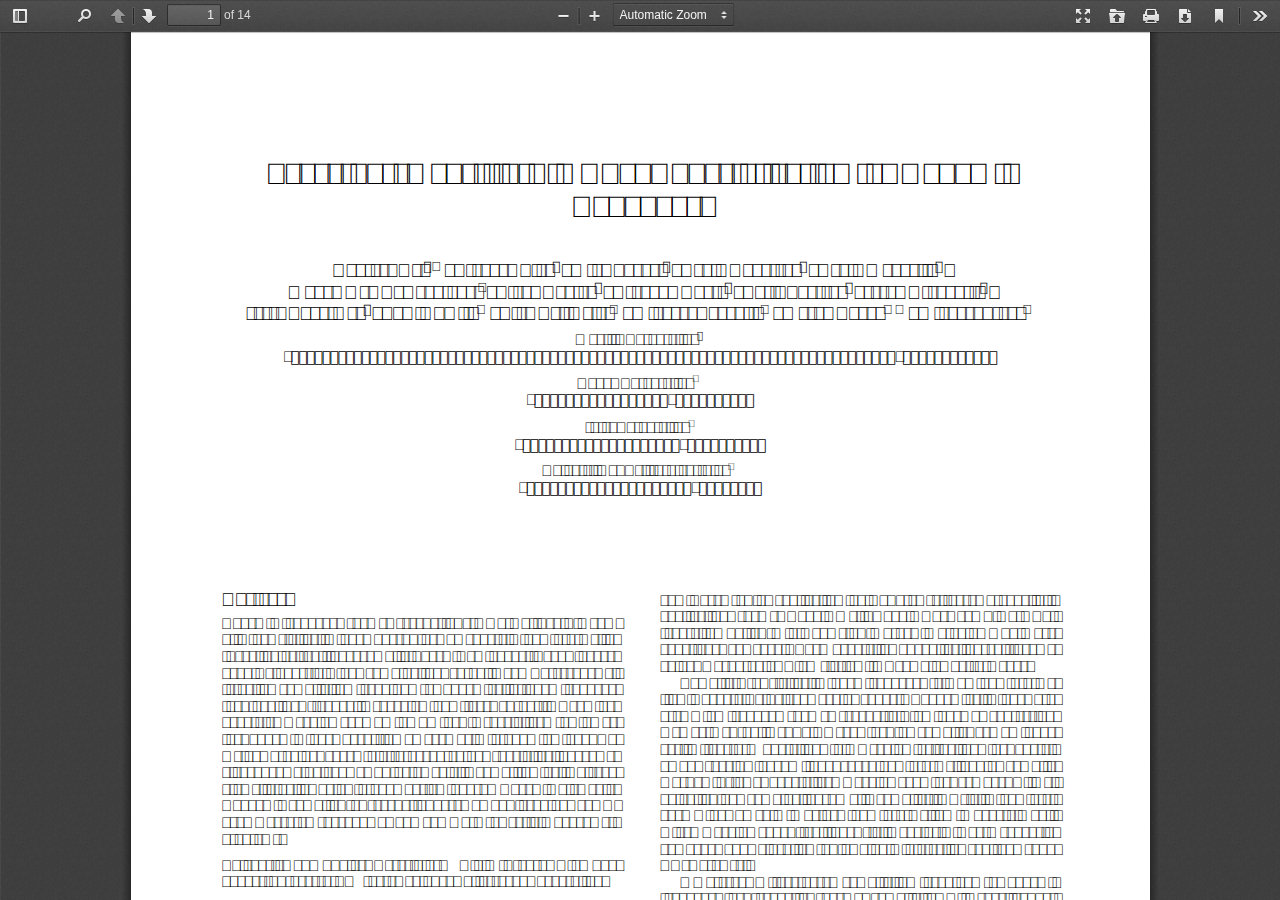
<file: libs/PDF/web/viewer.html>
<!DOCTYPE html>
<!--
Copyright 2012 Mozilla Foundation

Licensed under the Apache License, Version 2.0 (the "License");
you may not use this file except in compliance with the License.
You may obtain a copy of the License at

    http://www.apache.org/licenses/LICENSE-2.0

Unless required by applicable law or agreed to in writing, software
distributed under the License is distributed on an "AS IS" BASIS,
WITHOUT WARRANTIES OR CONDITIONS OF ANY KIND, either express or implied.
See the License for the specific language governing permissions and
limitations under the License.

Adobe CMap resources are covered by their own copyright but the same license:

    Copyright 1990-2015 Adobe Systems Incorporated.

See https://github.com/adobe-type-tools/cmap-resources
-->
<html dir="ltr" mozdisallowselectionprint>
  <head>
    <meta charset="utf-8">
    <meta name="viewport" content="width=device-width, initial-scale=1, maximum-scale=1">
    <meta name="google" content="notranslate">
    <meta http-equiv="X-UA-Compatible" content="IE=edge">
    <title>PDF.js viewer</title>


    <link rel="stylesheet" href="viewer.css">


<!-- This snippet is used in production (included from viewer.html) -->
<link rel="resource" type="application/l10n" href="locale/locale.properties">
<script src="../build/pdf.js"></script>


    <script src="viewer.js"></script>

  </head>

  <body tabindex="1" class="loadingInProgress">
    <div id="outerContainer">

      <div id="sidebarContainer">
        <div id="toolbarSidebar">
          <div class="splitToolbarButton toggled">
            <button id="viewThumbnail" class="toolbarButton toggled" title="Show Thumbnails" tabindex="2" data-l10n-id="thumbs">
               <span data-l10n-id="thumbs_label">Thumbnails</span>
            </button>
            <button id="viewOutline" class="toolbarButton" title="Show Document Outline (double-click to expand/collapse all items)" tabindex="3" data-l10n-id="document_outline">
               <span data-l10n-id="document_outline_label">Document Outline</span>
            </button>
            <button id="viewAttachments" class="toolbarButton" title="Show Attachments" tabindex="4" data-l10n-id="attachments">
               <span data-l10n-id="attachments_label">Attachments</span>
            </button>
          </div>
        </div>
        <div id="sidebarContent">
          <div id="thumbnailView">
          </div>
          <div id="outlineView" class="hidden">
          </div>
          <div id="attachmentsView" class="hidden">
          </div>
        </div>
        <div id="sidebarResizer" class="hidden"></div>
      </div>  <!-- sidebarContainer -->

      <div id="mainContainer">
        <div class="findbar hidden doorHanger" id="findbar">
          <div id="findbarInputContainer">
            <input id="findInput" class="toolbarField" title="Find" placeholder="Find in document…" tabindex="91" data-l10n-id="find_input">
            <div class="splitToolbarButton">
              <button id="findPrevious" class="toolbarButton findPrevious" title="Find the previous occurrence of the phrase" tabindex="92" data-l10n-id="find_previous">
                <span data-l10n-id="find_previous_label">Previous</span>
              </button>
              <div class="splitToolbarButtonSeparator"></div>
              <button id="findNext" class="toolbarButton findNext" title="Find the next occurrence of the phrase" tabindex="93" data-l10n-id="find_next">
                <span data-l10n-id="find_next_label">Next</span>
              </button>
            </div>
          </div>

          <div id="findbarOptionsOneContainer">
            <input type="checkbox" id="findHighlightAll" class="toolbarField" tabindex="94">
            <label for="findHighlightAll" class="toolbarLabel" data-l10n-id="find_highlight">Highlight all</label>
            <input type="checkbox" id="findMatchCase" class="toolbarField" tabindex="95">
            <label for="findMatchCase" class="toolbarLabel" data-l10n-id="find_match_case_label">Match case</label>
          </div>
          <div id="findbarOptionsTwoContainer">
            <input type="checkbox" id="findEntireWord" class="toolbarField" tabindex="96">
            <label for="findEntireWord" class="toolbarLabel" data-l10n-id="find_entire_word_label">Whole words</label>
            <span id="findResultsCount" class="toolbarLabel hidden"></span>
          </div>

          <div id="findbarMessageContainer">
            <span id="findMsg" class="toolbarLabel"></span>
          </div>
        </div>  <!-- findbar -->

        <div id="secondaryToolbar" class="secondaryToolbar hidden doorHangerRight">
          <div id="secondaryToolbarButtonContainer">
            <button id="secondaryPresentationMode" class="secondaryToolbarButton presentationMode visibleLargeView" title="Switch to Presentation Mode" tabindex="51" data-l10n-id="presentation_mode">
              <span data-l10n-id="presentation_mode_label">Presentation Mode</span>
            </button>

            <button id="secondaryOpenFile" class="secondaryToolbarButton openFile visibleLargeView" title="Open File" tabindex="52" data-l10n-id="open_file">
              <span data-l10n-id="open_file_label">Open</span>
            </button>

            <button id="secondaryPrint" class="secondaryToolbarButton print visibleMediumView" title="Print" tabindex="53" data-l10n-id="print">
              <span data-l10n-id="print_label">Print</span>
            </button>

            <button id="secondaryDownload" class="secondaryToolbarButton download visibleMediumView" title="Download" tabindex="54" data-l10n-id="download">
              <span data-l10n-id="download_label">Download</span>
            </button>

            <a href="#" id="secondaryViewBookmark" class="secondaryToolbarButton bookmark visibleSmallView" title="Current view (copy or open in new window)" tabindex="55" data-l10n-id="bookmark">
              <span data-l10n-id="bookmark_label">Current View</span>
            </a>

            <div class="horizontalToolbarSeparator visibleLargeView"></div>

            <button id="firstPage" class="secondaryToolbarButton firstPage" title="Go to First Page" tabindex="56" data-l10n-id="first_page">
              <span data-l10n-id="first_page_label">Go to First Page</span>
            </button>
            <button id="lastPage" class="secondaryToolbarButton lastPage" title="Go to Last Page" tabindex="57" data-l10n-id="last_page">
              <span data-l10n-id="last_page_label">Go to Last Page</span>
            </button>

            <div class="horizontalToolbarSeparator"></div>

            <button id="pageRotateCw" class="secondaryToolbarButton rotateCw" title="Rotate Clockwise" tabindex="58" data-l10n-id="page_rotate_cw">
              <span data-l10n-id="page_rotate_cw_label">Rotate Clockwise</span>
            </button>
            <button id="pageRotateCcw" class="secondaryToolbarButton rotateCcw" title="Rotate Counterclockwise" tabindex="59" data-l10n-id="page_rotate_ccw">
              <span data-l10n-id="page_rotate_ccw_label">Rotate Counterclockwise</span>
            </button>

            <div class="horizontalToolbarSeparator"></div>

            <button id="cursorSelectTool" class="secondaryToolbarButton selectTool toggled" title="Enable Text Selection Tool" tabindex="60" data-l10n-id="cursor_text_select_tool">
              <span data-l10n-id="cursor_text_select_tool_label">Text Selection Tool</span>
            </button>
            <button id="cursorHandTool" class="secondaryToolbarButton handTool" title="Enable Hand Tool" tabindex="61" data-l10n-id="cursor_hand_tool">
              <span data-l10n-id="cursor_hand_tool_label">Hand Tool</span>
            </button>

            <div class="horizontalToolbarSeparator"></div>

            <button id="scrollVertical" class="secondaryToolbarButton scrollModeButtons scrollVertical toggled" title="Use Vertical Scrolling" tabindex="62" data-l10n-id="scroll_vertical">
              <span data-l10n-id="scroll_vertical_label">Vertical Scrolling</span>
            </button>
            <button id="scrollHorizontal" class="secondaryToolbarButton scrollModeButtons scrollHorizontal" title="Use Horizontal Scrolling" tabindex="63" data-l10n-id="scroll_horizontal">
              <span data-l10n-id="scroll_horizontal_label">Horizontal Scrolling</span>
            </button>
            <button id="scrollWrapped" class="secondaryToolbarButton scrollModeButtons scrollWrapped" title="Use Wrapped Scrolling" tabindex="64" data-l10n-id="scroll_wrapped">
              <span data-l10n-id="scroll_wrapped_label">Wrapped Scrolling</span>
            </button>

            <div class="horizontalToolbarSeparator scrollModeButtons"></div>

            <button id="spreadNone" class="secondaryToolbarButton spreadModeButtons spreadNone toggled" title="Do not join page spreads" tabindex="65" data-l10n-id="spread_none">
              <span data-l10n-id="spread_none_label">No Spreads</span>
            </button>
            <button id="spreadOdd" class="secondaryToolbarButton spreadModeButtons spreadOdd" title="Join page spreads starting with odd-numbered pages" tabindex="66" data-l10n-id="spread_odd">
              <span data-l10n-id="spread_odd_label">Odd Spreads</span>
            </button>
            <button id="spreadEven" class="secondaryToolbarButton spreadModeButtons spreadEven" title="Join page spreads starting with even-numbered pages" tabindex="67" data-l10n-id="spread_even">
              <span data-l10n-id="spread_even_label">Even Spreads</span>
            </button>

            <div class="horizontalToolbarSeparator spreadModeButtons"></div>

            <button id="documentProperties" class="secondaryToolbarButton documentProperties" title="Document Properties…" tabindex="68" data-l10n-id="document_properties">
              <span data-l10n-id="document_properties_label">Document Properties…</span>
            </button>
          </div>
        </div>  <!-- secondaryToolbar -->

        <div class="toolbar">
          <div id="toolbarContainer">
            <div id="toolbarViewer">
              <div id="toolbarViewerLeft">
                <button id="sidebarToggle" class="toolbarButton" title="Toggle Sidebar" tabindex="11" data-l10n-id="toggle_sidebar">
                  <span data-l10n-id="toggle_sidebar_label">Toggle Sidebar</span>
                </button>
                <div class="toolbarButtonSpacer"></div>
                <button id="viewFind" class="toolbarButton" title="Find in Document" tabindex="12" data-l10n-id="findbar">
                  <span data-l10n-id="findbar_label">Find</span>
                </button>
                <div class="splitToolbarButton hiddenSmallView">
                  <button class="toolbarButton pageUp" title="Previous Page" id="previous" tabindex="13" data-l10n-id="previous">
                    <span data-l10n-id="previous_label">Previous</span>
                  </button>
                  <div class="splitToolbarButtonSeparator"></div>
                  <button class="toolbarButton pageDown" title="Next Page" id="next" tabindex="14" data-l10n-id="next">
                    <span data-l10n-id="next_label">Next</span>
                  </button>
                </div>
                <input type="number" id="pageNumber" class="toolbarField pageNumber" title="Page" value="1" size="4" min="1" tabindex="15" data-l10n-id="page">
                <span id="numPages" class="toolbarLabel"></span>
              </div>
              <div id="toolbarViewerRight">
                <button id="presentationMode" class="toolbarButton presentationMode hiddenLargeView" title="Switch to Presentation Mode" tabindex="31" data-l10n-id="presentation_mode">
                  <span data-l10n-id="presentation_mode_label">Presentation Mode</span>
                </button>

                <button id="openFile" class="toolbarButton openFile hiddenLargeView" title="Open File" tabindex="32" data-l10n-id="open_file">
                  <span data-l10n-id="open_file_label">Open</span>
                </button>

                <button id="print" class="toolbarButton print hiddenMediumView" title="Print" tabindex="33" data-l10n-id="print">
                  <span data-l10n-id="print_label">Print</span>
                </button>

                <button id="download" class="toolbarButton download hiddenMediumView" title="Download" tabindex="34" data-l10n-id="download">
                  <span data-l10n-id="download_label">Download</span>
                </button>
                <a href="#" id="viewBookmark" class="toolbarButton bookmark hiddenSmallView" title="Current view (copy or open in new window)" tabindex="35" data-l10n-id="bookmark">
                  <span data-l10n-id="bookmark_label">Current View</span>
                </a>

                <div class="verticalToolbarSeparator hiddenSmallView"></div>

                <button id="secondaryToolbarToggle" class="toolbarButton" title="Tools" tabindex="36" data-l10n-id="tools">
                  <span data-l10n-id="tools_label">Tools</span>
                </button>
              </div>
              <div id="toolbarViewerMiddle">
                <div class="splitToolbarButton">
                  <button id="zoomOut" class="toolbarButton zoomOut" title="Zoom Out" tabindex="21" data-l10n-id="zoom_out">
                    <span data-l10n-id="zoom_out_label">Zoom Out</span>
                  </button>
                  <div class="splitToolbarButtonSeparator"></div>
                  <button id="zoomIn" class="toolbarButton zoomIn" title="Zoom In" tabindex="22" data-l10n-id="zoom_in">
                    <span data-l10n-id="zoom_in_label">Zoom In</span>
                   </button>
                </div>
                <span id="scaleSelectContainer" class="dropdownToolbarButton">
                  <select id="scaleSelect" title="Zoom" tabindex="23" data-l10n-id="zoom">
                    <option id="pageAutoOption" title="" value="auto" selected="selected" data-l10n-id="page_scale_auto">Automatic Zoom</option>
                    <option id="pageActualOption" title="" value="page-actual" data-l10n-id="page_scale_actual">Actual Size</option>
                    <option id="pageFitOption" title="" value="page-fit" data-l10n-id="page_scale_fit">Page Fit</option>
                    <option id="pageWidthOption" title="" value="page-width" data-l10n-id="page_scale_width">Page Width</option>
                    <option id="customScaleOption" title="" value="custom" disabled="disabled" hidden="true"></option>
                    <option title="" value="0.5" data-l10n-id="page_scale_percent" data-l10n-args='{ "scale": 50 }'>50%</option>
                    <option title="" value="0.75" data-l10n-id="page_scale_percent" data-l10n-args='{ "scale": 75 }'>75%</option>
                    <option title="" value="1" data-l10n-id="page_scale_percent" data-l10n-args='{ "scale": 100 }'>100%</option>
                    <option title="" value="1.25" data-l10n-id="page_scale_percent" data-l10n-args='{ "scale": 125 }'>125%</option>
                    <option title="" value="1.5" data-l10n-id="page_scale_percent" data-l10n-args='{ "scale": 150 }'>150%</option>
                    <option title="" value="2" data-l10n-id="page_scale_percent" data-l10n-args='{ "scale": 200 }'>200%</option>
                    <option title="" value="3" data-l10n-id="page_scale_percent" data-l10n-args='{ "scale": 300 }'>300%</option>
                    <option title="" value="4" data-l10n-id="page_scale_percent" data-l10n-args='{ "scale": 400 }'>400%</option>
                  </select>
                </span>
              </div>
            </div>
            <div id="loadingBar">
              <div class="progress">
                <div class="glimmer">
                </div>
              </div>
            </div>
          </div>
        </div>

        <menu type="context" id="viewerContextMenu">
          <menuitem id="contextFirstPage" label="First Page"
                    data-l10n-id="first_page"></menuitem>
          <menuitem id="contextLastPage" label="Last Page"
                    data-l10n-id="last_page"></menuitem>
          <menuitem id="contextPageRotateCw" label="Rotate Clockwise"
                    data-l10n-id="page_rotate_cw"></menuitem>
          <menuitem id="contextPageRotateCcw" label="Rotate Counter-Clockwise"
                    data-l10n-id="page_rotate_ccw"></menuitem>
        </menu>

        <div id="viewerContainer" tabindex="0">
          <div id="viewer" class="pdfViewer"></div>
        </div>

        <div id="errorWrapper" hidden='true'>
          <div id="errorMessageLeft">
            <span id="errorMessage"></span>
            <button id="errorShowMore" data-l10n-id="error_more_info">
              More Information
            </button>
            <button id="errorShowLess" data-l10n-id="error_less_info" hidden='true'>
              Less Information
            </button>
          </div>
          <div id="errorMessageRight">
            <button id="errorClose" data-l10n-id="error_close">
              Close
            </button>
          </div>
          <div class="clearBoth"></div>
          <textarea id="errorMoreInfo" hidden='true' readonly="readonly"></textarea>
        </div>
      </div> <!-- mainContainer -->

      <div id="overlayContainer" class="hidden">
        <div id="passwordOverlay" class="container hidden">
          <div class="dialog">
            <div class="row">
              <p id="passwordText" data-l10n-id="password_label">Enter the password to open this PDF file:</p>
            </div>
            <div class="row">
              <input type="password" id="password" class="toolbarField">
            </div>
            <div class="buttonRow">
              <button id="passwordCancel" class="overlayButton"><span data-l10n-id="password_cancel">Cancel</span></button>
              <button id="passwordSubmit" class="overlayButton"><span data-l10n-id="password_ok">OK</span></button>
            </div>
          </div>
        </div>
        <div id="documentPropertiesOverlay" class="container hidden">
          <div class="dialog">
            <div class="row">
              <span data-l10n-id="document_properties_file_name">File name:</span> <p id="fileNameField">-</p>
            </div>
            <div class="row">
              <span data-l10n-id="document_properties_file_size">File size:</span> <p id="fileSizeField">-</p>
            </div>
            <div class="separator"></div>
            <div class="row">
              <span data-l10n-id="document_properties_title">Title:</span> <p id="titleField">-</p>
            </div>
            <div class="row">
              <span data-l10n-id="document_properties_author">Author:</span> <p id="authorField">-</p>
            </div>
            <div class="row">
              <span data-l10n-id="document_properties_subject">Subject:</span> <p id="subjectField">-</p>
            </div>
            <div class="row">
              <span data-l10n-id="document_properties_keywords">Keywords:</span> <p id="keywordsField">-</p>
            </div>
            <div class="row">
              <span data-l10n-id="document_properties_creation_date">Creation Date:</span> <p id="creationDateField">-</p>
            </div>
            <div class="row">
              <span data-l10n-id="document_properties_modification_date">Modification Date:</span> <p id="modificationDateField">-</p>
            </div>
            <div class="row">
              <span data-l10n-id="document_properties_creator">Creator:</span> <p id="creatorField">-</p>
            </div>
            <div class="separator"></div>
            <div class="row">
              <span data-l10n-id="document_properties_producer">PDF Producer:</span> <p id="producerField">-</p>
            </div>
            <div class="row">
              <span data-l10n-id="document_properties_version">PDF Version:</span> <p id="versionField">-</p>
            </div>
            <div class="row">
              <span data-l10n-id="document_properties_page_count">Page Count:</span> <p id="pageCountField">-</p>
            </div>
            <div class="row">
              <span data-l10n-id="document_properties_page_size">Page Size:</span> <p id="pageSizeField">-</p>
            </div>
            <div class="separator"></div>
            <div class="row">
              <span data-l10n-id="document_properties_linearized">Fast Web View:</span> <p id="linearizedField">-</p>
            </div>
            <div class="buttonRow">
              <button id="documentPropertiesClose" class="overlayButton"><span data-l10n-id="document_properties_close">Close</span></button>
            </div>
          </div>
        </div>
        <div id="printServiceOverlay" class="container hidden">
          <div class="dialog">
            <div class="row">
              <span data-l10n-id="print_progress_message">Preparing document for printing…</span>
            </div>
            <div class="row">
              <progress value="0" max="100"></progress>
              <span data-l10n-id="print_progress_percent" data-l10n-args='{ "progress": 0 }' class="relative-progress">0%</span>
            </div>
            <div class="buttonRow">
              <button id="printCancel" class="overlayButton"><span data-l10n-id="print_progress_close">Cancel</span></button>
            </div>
          </div>
        </div>
      </div>  <!-- overlayContainer -->

    </div> <!-- outerContainer -->
    <div id="printContainer"></div>
  </body>
</html>
</file>
<file: css/main.css>
html, body, div, span, applet, object, iframe,
h1, h2, h3, h4, h5, h6, p, blockquote, pre,
a, abbr, acronym, address, big, cite, code,
del, dfn, em, font, img, ins, kbd, q, s, samp,
small, strike, strong, sub, sup, tt, var,
b, u, i, center,
dl, dt, dd, ol, ul, li,
fieldset, form, label, legend,
table, caption, tbody, tfoot, thead, tr, th, td {
  background-color: #fff;
  text-decoration: none;
  margin: 0;
  padding: 0;
  border: 0;
  outline: 0;
  font-size: 100%;
  vertical-align: baseline;
  background: transparent;
  color: #000;
}

body {
  line-height: 1;
}

ol, ul {
  list-style: none;
}

blockquote, q {
  quotes: none;
}

blockquote:before, blockquote:after,
q:before, q:after {
  content: '';
  content: none;
}

/* remember to define focus styles! */
:focus {
  outline: 0;
}

/* remember to highlight inserts somehow! */
ins {
  text-decoration: none;
}

del {
  text-decoration: line-through;
}

/* tables still need 'cellspacing="0"' in the markup */
table {
  border-collapse: collapse;
  border-spacing: 0;
}

div {
  line-height: 1;
}

button {
  appearance: none;
}

a, button {
  cursor: pointer;
}

/* This stylesheet generated by Transfonter (https://transfonter.org) on July 26, 2017 7:15 PM */
@font-face {
  font-family: 'Museo Sans Cyrl';
  src: url("../fonts/MuseoSansCyrl-300.eot");
  src: local("../fonts/MuseoSansCyrl-300"), url("../fonts/MuseoSansCyrl-300.eot?#iefix") format("embedded-opentype"), url("../fonts/MuseoSansCyrl-300.woff") format("woff"), url("../fonts/MuseoSansCyrl-300.ttf") format("truetype");
  font-weight: 300;
  font-style: normal;
}

@font-face {
  font-family: 'Museo Sans Cyrl';
  src: url("../fonts/MuseoSansCyrl-500.eot");
  src: local("../fonts/MuseoSansCyrl-500"), url("../fonts/MuseoSansCyrl-500.eot?#iefix") format("embedded-opentype"), url("../fonts/MuseoSansCyrl-500.woff") format("woff"), url("../fonts/MuseoSansCyrl-500.ttf") format("truetype");
  font-weight: 500;
  font-style: normal;
}

@font-face {
  font-family: 'Museo Sans Cyrl';
  src: url("../fonts/MuseoSansCyrl-700.eot");
  src: local("../fonts/MuseoSansCyrl-700"), url("../fonts/MuseoSansCyrl-700.eot?#iefix") format("embedded-opentype"), url("../fonts/MuseoSansCyrl-700.woff") format("woff"), url("../fonts/MuseoSansCyrl-700.ttf") format("truetype");
  font-weight: 700;
  font-style: normal;
}

@font-face {
  font-family: 'Museo Sans Cyrl';
  src: url("../fonts/MuseoSansCyrl-900.eot");
  src: local("../fonts/MuseoSansCyrl-900"), url("../fonts/MuseoSansCyrl-900.eot?#iefix") format("embedded-opentype"), url("../fonts/MuseoSansCyrl-900.woff") format("woff"), url("../fonts/MuseoSansCyrl-900.ttf") format("truetype");
  font-weight: 900;
  font-style: normal;
}

.clear {
  width: 100%;
  overflow: hidden;
}

.left {
  float: left;
}

.right {
  float: right;
}

.tac {
  text-align: center;
}

.bold {
  font-weight: bold;
}

.both {
  clear: both;
}

body {
  background-color: #F9FBFC;
  padding-top: 51px;
  padding-bottom: 50px;
}

body, p, span, a, h1, h2, h3, h4, h5, h6, li, ul, ol {
  font-family: 'Museo Sans Cyrl';
  font-weight: 300;
  color: #272739;
}

a {
  color: inherit;
}

h2 {
  font-size: 1.125em;
  text-transform: uppercase;
  font-weight: 900;
  opacity: .91;
  letter-spacing: .4px;
}

h3 {
  font-size: 1.125em;
  opacity: .91;
}

h4 {
  font-size: 0.813em;
  margin-top: 64px;
  margin-bottom: 25px;
  text-transform: uppercase;
  letter-spacing: .2px;
  font-weight: 900;
}

.container {
  max-width: 1290px;
  width: 100%;
  margin: 0 auto;
  position: relative;
}

.container.w100 {
  max-width: 1920px;
  width: 100%;
}

.container.w100 h2 {
  margin-left: 30px;
  margin-top: 80px;
  margin-bottom: 50px;
}

.container.w100 a {
  font-size: 1.4em;
  display: inline-block;
  width: 100%;
  text-align: center;
  margin: 0 auto;
}

.container.w100 img {
  width: 100%;
}

.profile {
  background-color: #fff;
  padding: 55px 20px 50px;
  text-align: center;
  width: 266px;
  box-shadow: 0 0 16px rgba(39, 39, 57, 0.06);
  border-radius: 8px;
  float: left;
}

.profile .w-img {
  overflow: hidden;
}

.profile .w-img img {
  width: 93px;
  display: inline-block;
  height: 93px;
  border-radius: 50%;
}

.profile a, .profile span, .profile h3 {
  display: block;
}

.profile h3 {
  margin: 27px auto 25px;
  font-weight: 500;
}

.profile a {
  margin-bottom: 7px;
}

.profile .w-soc {
  margin-top: 23px;
}

.profile .w-soc > a {
  width: 24px;
  height: 24px;
  display: inline-block;
  margin: 0;
}

.profile .w-soc > a.vk {
  background: url("[data-uri]") 50% no-repeat;
}

.profile .w-soc > a.fb {
  background: url("[data-uri]") 50% no-repeat;
}

.content {
  border-radius: 8px;
  margin-left: 336px;
  box-shadow: 0 0 16px rgba(39, 39, 57, 0.06);
  background-color: #fff;
  padding: 113px 145px 0px 52px;
}

.content.cont-resume {
  margin-top: 30px;
}

.content p {
  font-size: 1em;
  line-height: 1.625em;
  margin-bottom: 13px;
}

.content h2 {
  padding-left: 42px;
  margin-bottom: 53px;
}

.content .portfolio {
  padding-bottom: 160px;
}

.content .portfolio .elem {
  padding: 56px 43px 35px;
  max-width: 756px;
  width: calc(100% - 86px);
  position: relative;
  transition: all .2s;
  display: inline-block;
  line-height: 0;
  margin-top: -3px;
}

.content .portfolio .elem::after {
  content: '';
  display: inline-block;
  position: absolute;
  left: 43px;
  bottom: -1px;
  height: 1px;
  width: calc(100% - 86px);
  background-color: #272739;
  opacity: .06;
  transition: all .2s;
}

.content .portfolio .elem:last-child::after {
  display: none;
}

.content .portfolio .elem .link {
  position: absolute;
  top: 0;
  left: 0;
  bottom: 0;
  right: 0;
  z-index: 2;
}

.content .portfolio .elem .left {
  width: 215px;
  padding-right: 40px;
}

.content .portfolio .elem .left a, .content .portfolio .elem .left .a {
  transition: all .2s;
  font-weight: 500;
  font-size: 1em;
  line-height: 1.625em;
  padding-bottom: 4px;
  border-bottom: 1px solid transparent;
}

.content .portfolio .elem .right {
  width: calc(100% - 255px);
}

.content .h-resume {
  margin-bottom: 55px;
}

.content .resume {
  padding: 0 43px;
}

.content .resume a {
  transition: all .2s;
}

.content .resume a:hover {
  opacity: .8;
}

.download {
  display: inline-block;
  margin: 53px 0 39px;
  font-weight: 500;
  position: relative;
}

.download:after {
  content: '';
  display: inline-block;
  position: absolute;
  left: 33px;
  bottom: -1px;
  height: 1px;
  width: calc(100% - 33px);
  background-color: #272739;
  opacity: 0;
  transition: all .2s;
}

.download:before {
  content: '';
  display: inline-block;
  width: 19px;
  height: 19px;
  transform: translateY(2px);
  margin-right: 10px;
  background: url("[data-uri]") 50% no-repeat;
}

.download:hover {
  opacity: .8;
}

.download:active {
  opacity: 1;
}

.line {
  height: 1px;
  width: 100%;
  background-color: #272739;
  opacity: .06;
}

ul li, ol li {
  padding-left: 20px;
  position: relative;
  margin-bottom: 12px;
  line-height: 1.4em;
  max-width: 550px;
}

ul li::before {
  position: absolute;
  left: 0px;
  top: 7px;
  content: "";
  display: inline-block;
  background-color: #272739;
  width: 7px;
  height: 7px;
  border-radius: 50%;
}

ol li {
  counter-increment: my-awesome-counter;
}

ol li::before {
  position: absolute;
  left: 0;
  top: 0;
  content: counter(my-awesome-counter) ". ";
  font-weight: 700;
  font-size: 1em;
  line-height: 1.4em;
  color: #272739;
}

@media all and (min-width: 1200px) {
  .content .portfolio .elem:hover {
    background-color: #FCFCFC;
  }
  .content .portfolio .elem:hover::after {
    opacity: 0;
  }
  .content .portfolio .elem:hover .left a {
    border-bottom-color: #272739;
  }
}

@media all and (max-width: 1365px) {
  .container {
    max-width: 1100px;
  }
  .profile {
    width: 240px;
  }
  .content {
    margin-left: 310px;
    padding-right: 52px;
    padding-left: 30px;
  }
}

@media all and (max-width: 1199px) {
  body {
    padding-top: 0;
  }
  .profile {
    padding-top: 100px;
    float: none;
    position: relative;
    left: auto;
    top: auto;
    margin: 0 auto;
    width: auto;
    max-width: none;
    box-shadow: none;
    background-color: #F9FBFC;
  }
  .content {
    margin: 0 auto;
    box-shadow: none;
  }
}

@media all and (max-width: 767px) {
  .content .portfolio .elem .left {
    width: 100%;
    max-width: 100%;
    padding-right: 20px;
    float: none;
  }
  .content .portfolio .elem .right {
    width: 100%;
  }
}

@media all and (max-width: 550px) {
  .content {
    padding-left: 30px;
    padding-right: 30px;
    margin: 0;
  }
  .content h2 {
    padding-left: 0;
    margin-bottom: 13px;
  }
  .content .h-resume {
    margin-bottom: 35px;
  }
  .content .portfolio .elem {
    width: 100%;
    padding-left: 0;
    padding-right: 0;
  }
  .content .portfolio .elem::after {
    width: 100%;
    left: 0;
    right: 0;
  }
  .content .portfolio .elem .left {
    padding-right: 0;
  }
  .content .resume {
    padding: 0;
  }
}

@media all and (max-width: 374px) {
  .content {
    padding-left: 15px;
    padding-right: 15px;
  }
}

@media all and (min-width: 1200px) {
  .tooltip-img {
    display: inline-block;
    position: relative;
    font-weight: inherit;
  }
  .tooltip-img .mark {
    display: inline-block;
    position: relative;
    font-weight: inherit;
  }
  .tooltip-img .mark::after {
    content: '';
    position: absolute;
    bottom: 3px;
    left: 0;
    right: 0;
    z-index: 2;
    height: 1px;
    border-bottom: 1px dashed #000;
  }
  .tooltip-img .tooltip-content {
    box-shadow: 0 0 16px rgba(39, 39, 57, 0.1);
    background-color: #f9f9f9;
    padding: 15px;
    border-radius: 2px;
    position: absolute;
    top: 25px;
    left: 0;
    z-index: 99;
    width: 250px;
    display: inline-block;
  }
  .tooltip-img .tooltip-content img {
    width: 100%;
    height: auto;
  }
}

.tooltip-content {
  display: none;
}

/* Magnific Popup CSS */
.mfp-bg {
  top: 0;
  left: 0;
  width: 100%;
  height: 100%;
  z-index: 1042;
  overflow: hidden;
  position: fixed;
  background: #0b0b0b;
  opacity: 0.8;
}

.mfp-wrap {
  top: 0;
  left: 0;
  width: 100%;
  height: 100%;
  z-index: 1043;
  position: fixed;
  outline: none !important;
  -webkit-backface-visibility: hidden;
}

.mfp-container {
  text-align: center;
  position: absolute;
  width: 100%;
  height: 100%;
  left: 0;
  top: 0;
  padding: 0 8px;
  box-sizing: border-box;
}

.mfp-container:before {
  content: '';
  display: inline-block;
  height: 100%;
  vertical-align: middle;
}

.mfp-align-top .mfp-container:before {
  display: none;
}

.mfp-content {
  position: relative;
  display: inline-block;
  vertical-align: middle;
  margin: 0 auto;
  text-align: left;
  z-index: 1045;
}

.mfp-inline-holder .mfp-content,
.mfp-ajax-holder .mfp-content {
  width: 100%;
  cursor: auto;
}

.mfp-ajax-cur {
  cursor: progress;
}

.mfp-zoom-out-cur, .mfp-zoom-out-cur .mfp-image-holder .mfp-close {
  cursor: -moz-zoom-out;
  cursor: -webkit-zoom-out;
  cursor: zoom-out;
}

.mfp-zoom {
  cursor: pointer;
  cursor: -webkit-zoom-in;
  cursor: -moz-zoom-in;
  cursor: zoom-in;
}

.mfp-auto-cursor .mfp-content {
  cursor: auto;
}

.mfp-close,
.mfp-arrow,
.mfp-preloader,
.mfp-counter {
  -webkit-user-select: none;
  -moz-user-select: none;
  user-select: none;
}

.mfp-loading.mfp-figure {
  display: none;
}

.mfp-hide {
  display: none !important;
}

.mfp-preloader {
  color: #CCC;
  position: absolute;
  top: 50%;
  width: auto;
  text-align: center;
  margin-top: -0.8em;
  left: 8px;
  right: 8px;
  z-index: 1044;
}

.mfp-preloader a {
  color: #CCC;
}

.mfp-preloader a:hover {
  color: #FFF;
}

.mfp-s-ready .mfp-preloader {
  display: none;
}

.mfp-s-error .mfp-content {
  display: none;
}

button.mfp-close,
button.mfp-arrow {
  overflow: visible;
  cursor: pointer;
  background: transparent;
  border: 0;
  -webkit-appearance: none;
  display: block;
  outline: none;
  padding: 0;
  z-index: 1046;
  box-shadow: none;
  touch-action: manipulation;
}

button::-moz-focus-inner {
  padding: 0;
  border: 0;
}

.mfp-close {
  width: 44px;
  height: 44px;
  line-height: 44px;
  position: absolute;
  right: 0;
  top: 0;
  text-decoration: none;
  text-align: center;
  opacity: 0.65;
  padding: 0 0 18px 10px;
  color: #FFF;
  font-style: normal;
  font-size: 28px;
  font-family: Arial, Baskerville, monospace;
}

.mfp-close:hover,
.mfp-close:focus {
  opacity: 1;
}

.mfp-close:active {
  top: 1px;
}

.mfp-close-btn-in .mfp-close {
  color: #333;
}

.mfp-image-holder .mfp-close,
.mfp-iframe-holder .mfp-close {
  color: #FFF;
  right: -6px;
  text-align: right;
  padding-right: 6px;
  width: 100%;
}

.mfp-counter {
  position: absolute;
  top: 0;
  right: 0;
  color: #CCC;
  font-size: 12px;
  line-height: 18px;
  white-space: nowrap;
}

.mfp-arrow {
  position: absolute;
  opacity: 0.65;
  margin: 0;
  top: 50%;
  margin-top: -55px;
  padding: 0;
  width: 90px;
  height: 110px;
  -webkit-tap-highlight-color: transparent;
}

.mfp-arrow:active {
  margin-top: -54px;
}

.mfp-arrow:hover,
.mfp-arrow:focus {
  opacity: 1;
}

.mfp-arrow:before,
.mfp-arrow:after {
  content: '';
  display: block;
  width: 0;
  height: 0;
  position: absolute;
  left: 0;
  top: 0;
  margin-top: 35px;
  margin-left: 35px;
  border: medium inset transparent;
}

.mfp-arrow:after {
  border-top-width: 13px;
  border-bottom-width: 13px;
  top: 8px;
}

.mfp-arrow:before {
  border-top-width: 21px;
  border-bottom-width: 21px;
  opacity: 0.7;
}

.mfp-arrow-left {
  left: 0;
}

.mfp-arrow-left:after {
  border-right: 17px solid #FFF;
  margin-left: 31px;
}

.mfp-arrow-left:before {
  margin-left: 25px;
  border-right: 27px solid #3F3F3F;
}

.mfp-arrow-right {
  right: 0;
}

.mfp-arrow-right:after {
  border-left: 17px solid #FFF;
  margin-left: 39px;
}

.mfp-arrow-right:before {
  border-left: 27px solid #3F3F3F;
}

.mfp-iframe-holder {
  padding-top: 40px;
  padding-bottom: 40px;
}

.mfp-iframe-holder .mfp-content {
  line-height: 0;
  width: 100%;
  max-width: 900px;
}

.mfp-iframe-holder .mfp-close {
  top: -40px;
}

.mfp-iframe-scaler {
  width: 100%;
  height: 0;
  overflow: hidden;
  padding-top: 56.25%;
}

.mfp-iframe-scaler iframe {
  position: absolute;
  display: block;
  top: 0;
  left: 0;
  width: 100%;
  height: 100%;
  box-shadow: 0 0 8px rgba(0, 0, 0, 0.6);
  background: #000;
}

/* Main image in popup */
img.mfp-img {
  width: auto;
  max-width: 100%;
  height: auto;
  display: block;
  line-height: 0;
  box-sizing: border-box;
  padding: 40px 0 40px;
  margin: 0 auto;
}

/* The shadow behind the image */
.mfp-figure {
  line-height: 0;
}

.mfp-figure:after {
  content: '';
  position: absolute;
  left: 0;
  top: 40px;
  bottom: 40px;
  display: block;
  right: 0;
  width: auto;
  height: auto;
  z-index: -1;
  box-shadow: 0 0 8px rgba(0, 0, 0, 0.6);
  background: #444;
}

.mfp-figure small {
  color: #BDBDBD;
  display: block;
  font-size: 12px;
  line-height: 14px;
}

.mfp-figure figure {
  margin: 0;
}

.mfp-bottom-bar {
  margin-top: -36px;
  position: absolute;
  top: 100%;
  left: 0;
  width: 100%;
  cursor: auto;
}

.mfp-title {
  text-align: left;
  line-height: 18px;
  color: #F3F3F3;
  word-wrap: break-word;
  padding-right: 36px;
}

.mfp-image-holder .mfp-content {
  max-width: 100%;
}

.mfp-gallery .mfp-image-holder .mfp-figure {
  cursor: pointer;
}

@media screen and (max-width: 800px) and (orientation: landscape), screen and (max-height: 300px) {
  /**
       * Remove all paddings around the image on small screen
       */
  .mfp-img-mobile .mfp-image-holder {
    padding-left: 0;
    padding-right: 0;
  }
  .mfp-img-mobile img.mfp-img {
    padding: 0;
  }
  .mfp-img-mobile .mfp-figure:after {
    top: 0;
    bottom: 0;
  }
  .mfp-img-mobile .mfp-figure small {
    display: inline;
    margin-left: 5px;
  }
  .mfp-img-mobile .mfp-bottom-bar {
    background: rgba(0, 0, 0, 0.6);
    bottom: 0;
    margin: 0;
    top: auto;
    padding: 3px 5px;
    position: fixed;
    box-sizing: border-box;
  }
  .mfp-img-mobile .mfp-bottom-bar:empty {
    padding: 0;
  }
  .mfp-img-mobile .mfp-counter {
    right: 5px;
    top: 3px;
  }
  .mfp-img-mobile .mfp-close {
    top: 0;
    right: 0;
    width: 35px;
    height: 35px;
    line-height: 35px;
    background: rgba(0, 0, 0, 0.6);
    position: fixed;
    text-align: center;
    padding: 0;
  }
}

@media all and (max-width: 900px) {
  .mfp-arrow {
    -webkit-transform: scale(0.75);
    transform: scale(0.75);
  }
  .mfp-arrow-left {
    -webkit-transform-origin: 0;
    transform-origin: 0;
  }
  .mfp-arrow-right {
    -webkit-transform-origin: 100%;
    transform-origin: 100%;
  }
  .mfp-container {
    padding-left: 6px;
    padding-right: 6px;
  }
}

.mfp-zoom-out-cur, .mfp-zoom-out-cur .mfp-image-holder .mfp-close {
  cursor: pointer;
}
</file>
<file: fonts/stylesheet.css>
/* This stylesheet generated by Transfonter (https://transfonter.org) on July 26, 2017 7:15 PM */

@font-face {
	font-family: 'Museo Sans Cyrl 500';
	src: url('MuseoSansCyrl-500.eot');
	src: local('MuseoSansCyrl-500'),
		url('MuseoSansCyrl-500.eot?#iefix') format('embedded-opentype'),
		url('MuseoSansCyrl-500.woff') format('woff'),
		url('MuseoSansCyrl-500.ttf') format('truetype');
	font-weight: normal;
	font-style: normal;
}

@font-face {
	font-family: 'Museo Sans Cyrl 300';
	src: url('MuseoSansCyrl-300Italic.eot');
	src: local('MuseoSansCyrl-300Italic'),
		url('MuseoSansCyrl-300Italic.eot?#iefix') format('embedded-opentype'),
		url('MuseoSansCyrl-300Italic.woff') format('woff'),
		url('MuseoSansCyrl-300Italic.ttf') format('truetype');
	font-weight: 300;
	font-style: italic;
}

@font-face {
	font-family: 'Museo Sans Cyrl 500';
	src: url('MuseoSansCyrl-500Italic.eot');
	src: local('MuseoSansCyrl-500Italic'),
		url('MuseoSansCyrl-500Italic.eot?#iefix') format('embedded-opentype'),
		url('MuseoSansCyrl-500Italic.woff') format('woff'),
		url('MuseoSansCyrl-500Italic.ttf') format('truetype');
	font-weight: normal;
	font-style: italic;
}

@font-face {
	font-family: 'Museo Sans Cyrl 900';
	src: url('MuseoSansCyrl-900.eot');
	src: local('MuseoSansCyrl-900'),
		url('MuseoSansCyrl-900.eot?#iefix') format('embedded-opentype'),
		url('MuseoSansCyrl-900.woff') format('woff'),
		url('MuseoSansCyrl-900.ttf') format('truetype');
	font-weight: bold;
	font-style: normal;
}

@font-face {
	font-family: 'Museo Sans Cyrl 700';
	src: url('MuseoSansCyrl-700.eot');
	src: local('MuseoSansCyrl-700'),
		url('MuseoSansCyrl-700.eot?#iefix') format('embedded-opentype'),
		url('MuseoSansCyrl-700.woff') format('woff'),
		url('MuseoSansCyrl-700.ttf') format('truetype');
	font-weight: normal;
	font-style: normal;
}

@font-face {
	font-family: 'Museo Sans Cyrl 700';
	src: url('MuseoSansCyrl-700Italic.eot');
	src: local('MuseoSansCyrl-700Italic'),
		url('MuseoSansCyrl-700Italic.eot?#iefix') format('embedded-opentype'),
		url('MuseoSansCyrl-700Italic.woff') format('woff'),
		url('MuseoSansCyrl-700Italic.ttf') format('truetype');
	font-weight: normal;
	font-style: italic;
}

@font-face {
	font-family: 'Museo Sans Cyrl 300';
	src: url('MuseoSansCyrl-300.eot');
	src: local('MuseoSansCyrl-300'),
		url('MuseoSansCyrl-300.eot?#iefix') format('embedded-opentype'),
		url('MuseoSansCyrl-300.woff') format('woff'),
		url('MuseoSansCyrl-300.ttf') format('truetype');
	font-weight: 300;
	font-style: normal;
}

@font-face {
	font-family: 'Museo Sans Cyrl 100';
	src: url('MuseoSansCyrl-100.eot');
	src: local('MuseoSansCyrl-100'),
		url('MuseoSansCyrl-100.eot?#iefix') format('embedded-opentype'),
		url('MuseoSansCyrl-100.woff') format('woff'),
		url('MuseoSansCyrl-100.ttf') format('truetype');
	font-weight: 300;
	font-style: normal;
}

@font-face {
	font-family: 'Museo Sans Cyrl 100';
	src: url('MuseoSansCyrl-100Italic.eot');
	src: local('MuseoSansCyrl-100Italic'),
		url('MuseoSansCyrl-100Italic.eot?#iefix') format('embedded-opentype'),
		url('MuseoSansCyrl-100Italic.woff') format('woff'),
		url('MuseoSansCyrl-100Italic.ttf') format('truetype');
	font-weight: 300;
	font-style: italic;
}

@font-face {
	font-family: 'Museo Sans Cyrl 900';
	src: url('MuseoSansCyrl-900Italic.eot');
	src: local('Museo Sans Cyrl 900 Italic'), local('MuseoSansCyrl-900Italic'),
		url('MuseoSansCyrl-900Italic.eot?#iefix') format('embedded-opentype'),
		url('MuseoSansCyrl-900Italic.woff') format('woff'),
		url('MuseoSansCyrl-900Italic.ttf') format('truetype');
	font-weight: bold;
	font-style: italic;
}
</file>
<file: libs/PDF/web/viewer.css>
/* Copyright 2014 Mozilla Foundation
 *
 * Licensed under the Apache License, Version 2.0 (the "License");
 * you may not use this file except in compliance with the License.
 * You may obtain a copy of the License at
 *
 *     http://www.apache.org/licenses/LICENSE-2.0
 *
 * Unless required by applicable law or agreed to in writing, software
 * distributed under the License is distributed on an "AS IS" BASIS,
 * WITHOUT WARRANTIES OR CONDITIONS OF ANY KIND, either express or implied.
 * See the License for the specific language governing permissions and
 * limitations under the License.
 */

.textLayer {
  position: absolute;
  left: 0;
  top: 0;
  right: 0;
  bottom: 0;
  overflow: hidden;
  opacity: 0.2;
  line-height: 1.0;
}

.textLayer > span {
  color: transparent;
  position: absolute;
  white-space: pre;
  cursor: text;
  -webkit-transform-origin: 0% 0%;
          transform-origin: 0% 0%;
}

.textLayer .highlight {
  margin: -1px;
  padding: 1px;

  background-color: rgb(180, 0, 170);
  border-radius: 4px;
}

.textLayer .highlight.begin {
  border-radius: 4px 0px 0px 4px;
}

.textLayer .highlight.end {
  border-radius: 0px 4px 4px 0px;
}

.textLayer .highlight.middle {
  border-radius: 0px;
}

.textLayer .highlight.selected {
  background-color: rgb(0, 100, 0);
}

.textLayer ::-moz-selection { background: rgb(0,0,255); }

.textLayer ::selection { background: rgb(0,0,255); }

.textLayer .endOfContent {
  display: block;
  position: absolute;
  left: 0px;
  top: 100%;
  right: 0px;
  bottom: 0px;
  z-index: -1;
  cursor: default;
  -webkit-user-select: none;
     -moz-user-select: none;
      -ms-user-select: none;
          user-select: none;
}

.textLayer .endOfContent.active {
  top: 0px;
}


.annotationLayer section {
  position: absolute;
}

.annotationLayer .linkAnnotation > a,
.annotationLayer .buttonWidgetAnnotation.pushButton > a {
  position: absolute;
  font-size: 1em;
  top: 0;
  left: 0;
  width: 100%;
  height: 100%;
}

.annotationLayer .linkAnnotation > a:hover,
.annotationLayer .buttonWidgetAnnotation.pushButton > a:hover {
  opacity: 0.2;
  background: #ff0;
  box-shadow: 0px 2px 10px #ff0;
}

.annotationLayer .textAnnotation img {
  position: absolute;
  cursor: pointer;
}

.annotationLayer .textWidgetAnnotation input,
.annotationLayer .textWidgetAnnotation textarea,
.annotationLayer .choiceWidgetAnnotation select,
.annotationLayer .buttonWidgetAnnotation.checkBox input,
.annotationLayer .buttonWidgetAnnotation.radioButton input {
  background-color: rgba(0, 54, 255, 0.13);
  border: 1px solid transparent;
  box-sizing: border-box;
  font-size: 9px;
  height: 100%;
  margin: 0;
  padding: 0 3px;
  vertical-align: top;
  width: 100%;
}

.annotationLayer .choiceWidgetAnnotation select option {
  padding: 0;
}

.annotationLayer .buttonWidgetAnnotation.radioButton input {
  border-radius: 50%;
}

.annotationLayer .textWidgetAnnotation textarea {
  font: message-box;
  font-size: 9px;
  resize: none;
}

.annotationLayer .textWidgetAnnotation input[disabled],
.annotationLayer .textWidgetAnnotation textarea[disabled],
.annotationLayer .choiceWidgetAnnotation select[disabled],
.annotationLayer .buttonWidgetAnnotation.checkBox input[disabled],
.annotationLayer .buttonWidgetAnnotation.radioButton input[disabled] {
  background: none;
  border: 1px solid transparent;
  cursor: not-allowed;
}

.annotationLayer .textWidgetAnnotation input:hover,
.annotationLayer .textWidgetAnnotation textarea:hover,
.annotationLayer .choiceWidgetAnnotation select:hover,
.annotationLayer .buttonWidgetAnnotation.checkBox input:hover,
.annotationLayer .buttonWidgetAnnotation.radioButton input:hover {
  border: 1px solid #000;
}

.annotationLayer .textWidgetAnnotation input:focus,
.annotationLayer .textWidgetAnnotation textarea:focus,
.annotationLayer .choiceWidgetAnnotation select:focus {
  background: none;
  border: 1px solid transparent;
}

.annotationLayer .buttonWidgetAnnotation.checkBox input:checked:before,
.annotationLayer .buttonWidgetAnnotation.checkBox input:checked:after,
.annotationLayer .buttonWidgetAnnotation.radioButton input:checked:before {
  background-color: #000;
  content: '';
  display: block;
  position: absolute;
}

.annotationLayer .buttonWidgetAnnotation.checkBox input:checked:before,
.annotationLayer .buttonWidgetAnnotation.checkBox input:checked:after {
  height: 80%;
  left: 45%;
  width: 1px;
}

.annotationLayer .buttonWidgetAnnotation.checkBox input:checked:before {
  -webkit-transform: rotate(45deg);
          transform: rotate(45deg);
}

.annotationLayer .buttonWidgetAnnotation.checkBox input:checked:after {
  -webkit-transform: rotate(-45deg);
          transform: rotate(-45deg);
}

.annotationLayer .buttonWidgetAnnotation.radioButton input:checked:before {
  border-radius: 50%;
  height: 50%;
  left: 30%;
  top: 20%;
  width: 50%;
}

.annotationLayer .textWidgetAnnotation input.comb {
  font-family: monospace;
  padding-left: 2px;
  padding-right: 0;
}

.annotationLayer .textWidgetAnnotation input.comb:focus {
  /*
   * Letter spacing is placed on the right side of each character. Hence, the
   * letter spacing of the last character may be placed outside the visible
   * area, causing horizontal scrolling. We avoid this by extending the width
   * when the element has focus and revert this when it loses focus.
   */
  width: 115%;
}

.annotationLayer .buttonWidgetAnnotation.checkBox input,
.annotationLayer .buttonWidgetAnnotation.radioButton input {
  -webkit-appearance: none;
     -moz-appearance: none;
          appearance: none;
  padding: 0;
}

.annotationLayer .popupWrapper {
  position: absolute;
  width: 20em;
}

.annotationLayer .popup {
  position: absolute;
  z-index: 200;
  max-width: 20em;
  background-color: #FFFF99;
  box-shadow: 0px 2px 5px #333;
  border-radius: 2px;
  padding: 0.6em;
  margin-left: 5px;
  cursor: pointer;
  font: message-box;
  word-wrap: break-word;
}

.annotationLayer .popup h1 {
  font-size: 1em;
  border-bottom: 1px solid #000000;
  margin: 0;
  padding-bottom: 0.2em;
}

.annotationLayer .popup p {
  margin: 0;
  padding-top: 0.2em;
}

.annotationLayer .highlightAnnotation,
.annotationLayer .underlineAnnotation,
.annotationLayer .squigglyAnnotation,
.annotationLayer .strikeoutAnnotation,
.annotationLayer .lineAnnotation svg line,
.annotationLayer .squareAnnotation svg rect,
.annotationLayer .circleAnnotation svg ellipse,
.annotationLayer .polylineAnnotation svg polyline,
.annotationLayer .polygonAnnotation svg polygon,
.annotationLayer .inkAnnotation svg polyline,
.annotationLayer .stampAnnotation,
.annotationLayer .fileAttachmentAnnotation {
  cursor: pointer;
}

.pdfViewer .canvasWrapper {
  overflow: hidden;
}

.pdfViewer .page {
  direction: ltr;
  width: 816px;
  height: 1056px;
  margin: 1px auto -8px auto;
  position: relative;
  overflow: visible;
  border: 9px solid transparent;
  background-clip: content-box;
  -o-border-image: url(images/shadow.png) 9 9 repeat;
     border-image: url(images/shadow.png) 9 9 repeat;
  background-color: white;
}

.pdfViewer.removePageBorders .page {
  margin: 0px auto 10px auto;
  border: none;
}

.pdfViewer.singlePageView {
  display: inline-block;
}

.pdfViewer.singlePageView .page {
  margin: 0;
  border: none;
}

.pdfViewer.scrollHorizontal, .pdfViewer.scrollWrapped, .spread {
  margin-left: 3.5px;
  margin-right: 3.5px;
  text-align: center;
}

.pdfViewer.scrollHorizontal, .spread {
  white-space: nowrap;
}

.pdfViewer.removePageBorders,
.pdfViewer.scrollHorizontal .spread,
.pdfViewer.scrollWrapped .spread {
  margin-left: 0;
  margin-right: 0;
}

.spread .page,
.pdfViewer.scrollHorizontal .page,
.pdfViewer.scrollWrapped .page,
.pdfViewer.scrollHorizontal .spread,
.pdfViewer.scrollWrapped .spread {
  display: inline-block;
  vertical-align: middle;
}

.spread .page,
.pdfViewer.scrollHorizontal .page,
.pdfViewer.scrollWrapped .page {
  margin-left: -3.5px;
  margin-right: -3.5px;
}

.pdfViewer.removePageBorders .spread .page,
.pdfViewer.removePageBorders.scrollHorizontal .page,
.pdfViewer.removePageBorders.scrollWrapped .page {
  margin-left: 5px;
  margin-right: 5px;
}

.pdfViewer .page canvas {
  margin: 0;
  display: block;
}

.pdfViewer .page canvas[hidden] {
  display: none;
}

.pdfViewer .page .loadingIcon {
  position: absolute;
  display: block;
  left: 0;
  top: 0;
  right: 0;
  bottom: 0;
  background: url('images/loading-icon.gif') center no-repeat;
}

.pdfPresentationMode .pdfViewer {
  margin-left: 0;
  margin-right: 0;
}

.pdfPresentationMode .pdfViewer .page,
.pdfPresentationMode .pdfViewer .spread {
  display: block;
}

.pdfPresentationMode .pdfViewer .page,
.pdfPresentationMode .pdfViewer.removePageBorders .page {
  margin-left: auto;
  margin-right: auto;
}

.pdfPresentationMode:-ms-fullscreen .pdfViewer .page {
  margin-bottom: 100% !important;
}

.pdfPresentationMode:-webkit-full-screen .pdfViewer .page {
  margin-bottom: 100%;
  border: 0;
}

.pdfPresentationMode:-moz-full-screen .pdfViewer .page {
  margin-bottom: 100%;
  border: 0;
}

.pdfPresentationMode:fullscreen .pdfViewer .page {
  margin-bottom: 100%;
  border: 0;
}

:root {
  --sidebar-width: 200px;
}

* {
  padding: 0;
  margin: 0;
}

html {
  height: 100%;
  width: 100%;
  /* Font size is needed to make the activity bar the correct size. */
  font-size: 10px;
}

body {
  height: 100%;
  width: 100%;
  background-color: #404040;
  background-image: url(images/texture.png);
}

body,
input,
button,
select {
  font: message-box;
  outline: none;
}

.hidden {
  display: none !important;
}
[hidden] {
  display: none !important;
}

#viewerContainer.pdfPresentationMode:-ms-fullscreen {
  top: 0px !important;
  overflow: hidden !important;
}

#viewerContainer.pdfPresentationMode:-ms-fullscreen::-ms-backdrop {
  background-color: #000;
}

#viewerContainer.pdfPresentationMode:-webkit-full-screen {
  top: 0px;
  border-top: 2px solid transparent;
  background-color: #000;
  width: 100%;
  height: 100%;
  overflow: hidden;
  cursor: none;
  -webkit-user-select: none;
          user-select: none;
}

#viewerContainer.pdfPresentationMode:-moz-full-screen {
  top: 0px;
  border-top: 2px solid transparent;
  background-color: #000;
  width: 100%;
  height: 100%;
  overflow: hidden;
  cursor: none;
  -moz-user-select: none;
       user-select: none;
}

#viewerContainer.pdfPresentationMode:-ms-fullscreen {
  top: 0px;
  border-top: 2px solid transparent;
  background-color: #000;
  width: 100%;
  height: 100%;
  overflow: hidden;
  cursor: none;
  -ms-user-select: none;
      user-select: none;
}

#viewerContainer.pdfPresentationMode:fullscreen {
  top: 0px;
  border-top: 2px solid transparent;
  background-color: #000;
  width: 100%;
  height: 100%;
  overflow: hidden;
  cursor: none;
  -webkit-user-select: none;
     -moz-user-select: none;
      -ms-user-select: none;
          user-select: none;
}

.pdfPresentationMode:-webkit-full-screen a:not(.internalLink) {
  display: none;
}

.pdfPresentationMode:-moz-full-screen a:not(.internalLink) {
  display: none;
}

.pdfPresentationMode:-ms-fullscreen a:not(.internalLink) {
  display: none;
}

.pdfPresentationMode:fullscreen a:not(.internalLink) {
  display: none;
}

.pdfPresentationMode:-webkit-full-screen .textLayer > span {
  cursor: none;
}

.pdfPresentationMode:-moz-full-screen .textLayer > span {
  cursor: none;
}

.pdfPresentationMode:-ms-fullscreen .textLayer > span {
  cursor: none;
}

.pdfPresentationMode:fullscreen .textLayer > span {
  cursor: none;
}

.pdfPresentationMode.pdfPresentationModeControls > *,
.pdfPresentationMode.pdfPresentationModeControls .textLayer > span {
  cursor: default;
}

#outerContainer {
  width: 100%;
  height: 100%;
  position: relative;
}

#sidebarContainer {
  position: absolute;
  top: 32px;
  bottom: 0;
  width: 200px; /* Here, and elsewhere below, keep the constant value for compatibility
                   with older browsers that lack support for CSS variables. */
  width: var(--sidebar-width);
  visibility: hidden;
  z-index: 100;
  border-top: 1px solid #333;

  transition-duration: 200ms;
  transition-timing-function: ease;
}
html[dir='ltr'] #sidebarContainer {
  transition-property: left;
  left: -200px;
  left: calc(-1 * var(--sidebar-width));
}
html[dir='rtl'] #sidebarContainer {
  transition-property: right;
  right: -200px;
  right: calc(-1 * var(--sidebar-width));
}

.loadingInProgress #sidebarContainer {
  top: 36px;
}

#outerContainer.sidebarResizing #sidebarContainer {
  /* Improve responsiveness and avoid visual glitches when the sidebar is resized. */
  transition-duration: 0s;
  /* Prevent e.g. the thumbnails being selected when the sidebar is resized. */
  -webkit-user-select: none;
     -moz-user-select: none;
      -ms-user-select: none;
          user-select: none;
}

#outerContainer.sidebarMoving #sidebarContainer,
#outerContainer.sidebarOpen #sidebarContainer {
  visibility: visible;
}
html[dir='ltr'] #outerContainer.sidebarOpen #sidebarContainer {
  left: 0px;
}
html[dir='rtl'] #outerContainer.sidebarOpen #sidebarContainer {
  right: 0px;
}

#mainContainer {
  position: absolute;
  top: 0;
  right: 0;
  bottom: 0;
  left: 0;
  min-width: 320px;
}

#sidebarContent {
  top: 32px;
  bottom: 0;
  overflow: auto;
  -webkit-overflow-scrolling: touch;
  position: absolute;
  width: 100%;
  background-color: hsla(0,0%,0%,.1);
}
html[dir='ltr'] #sidebarContent {
  left: 0;
  box-shadow: inset -1px 0 0 hsla(0,0%,0%,.25);
}
html[dir='rtl'] #sidebarContent {
  right: 0;
  box-shadow: inset 1px 0 0 hsla(0,0%,0%,.25);
}

#viewerContainer {
  overflow: auto;
  -webkit-overflow-scrolling: touch;
  position: absolute;
  top: 32px;
  right: 0;
  bottom: 0;
  left: 0;
  outline: none;
}
#viewerContainer:not(.pdfPresentationMode) {
  transition-duration: 200ms;
  transition-timing-function: ease;
}
html[dir='ltr'] #viewerContainer {
  box-shadow: inset 1px 0 0 hsla(0,0%,100%,.05);
}
html[dir='rtl'] #viewerContainer {
  box-shadow: inset -1px 0 0 hsla(0,0%,100%,.05);
}

#outerContainer.sidebarResizing #viewerContainer {
  /* Improve responsiveness and avoid visual glitches when the sidebar is resized. */
  transition-duration: 0s;
}

html[dir='ltr'] #outerContainer.sidebarOpen #viewerContainer:not(.pdfPresentationMode) {
  transition-property: left;
  left: 200px;
  left: var(--sidebar-width);
}
html[dir='rtl'] #outerContainer.sidebarOpen #viewerContainer:not(.pdfPresentationMode) {
  transition-property: right;
  right: 200px;
  right: var(--sidebar-width);
}

.toolbar {
  position: relative;
  left: 0;
  right: 0;
  z-index: 9999;
  cursor: default;
}

#toolbarContainer {
  width: 100%;
}

#toolbarSidebar {
  width: 100%;
  height: 32px;
  background-color: #424242; /* fallback */
  background-image: url(images/texture.png),
                    linear-gradient(hsla(0,0%,30%,.99), hsla(0,0%,25%,.95));
}
html[dir='ltr'] #toolbarSidebar {
  box-shadow: inset -1px 0 0 rgba(0, 0, 0, 0.25),
              inset 0 -1px 0 hsla(0,0%,100%,.05),
              0 1px 0 hsla(0,0%,0%,.15),
              0 0 1px hsla(0,0%,0%,.1);
}
html[dir='rtl'] #toolbarSidebar {
  box-shadow: inset 1px 0 0 rgba(0, 0, 0, 0.25),
              inset 0 1px 0 hsla(0,0%,100%,.05),
              0 1px 0 hsla(0,0%,0%,.15),
              0 0 1px hsla(0,0%,0%,.1);
}

#sidebarResizer {
  position: absolute;
  top: 0;
  bottom: 0;
  width: 6px;
  z-index: 200;
  cursor: ew-resize;
}
html[dir='ltr'] #sidebarResizer {
  right: -6px;
}
html[dir='rtl'] #sidebarResizer {
  left: -6px;
}

#toolbarContainer, .findbar, .secondaryToolbar {
  position: relative;
  height: 32px;
  background-color: #474747; /* fallback */
  background-image: url(images/texture.png),
                    linear-gradient(hsla(0,0%,32%,.99), hsla(0,0%,27%,.95));
}
html[dir='ltr'] #toolbarContainer, .findbar, .secondaryToolbar {
  box-shadow: inset 0 1px 1px hsla(0,0%,0%,.15),
              inset 0 -1px 0 hsla(0,0%,100%,.05),
              0 1px 0 hsla(0,0%,0%,.15),
              0 1px 1px hsla(0,0%,0%,.1);
}
html[dir='rtl'] #toolbarContainer, .findbar, .secondaryToolbar {
  box-shadow: inset 0 1px 1px hsla(0,0%,0%,.15),
              inset 0 -1px 0 hsla(0,0%,100%,.05),
              0 1px 0 hsla(0,0%,0%,.15),
              0 1px 1px hsla(0,0%,0%,.1);
}

#toolbarViewer {
  height: 32px;
}

#loadingBar {
  position: relative;
  width: 100%;
  height: 4px;
  background-color: #333;
  border-bottom: 1px solid #333;
}

#loadingBar .progress {
  position: absolute;
  top: 0;
  left: 0;
  width: 0%;
  height: 100%;
  background-color: #ddd;
  overflow: hidden;
  transition: width 200ms;
}

@-webkit-keyframes progressIndeterminate {
  0% { left: -142px; }
  100% { left: 0; }
}

@keyframes progressIndeterminate {
  0% { left: -142px; }
  100% { left: 0; }
}

#loadingBar .progress.indeterminate {
  background-color: #999;
  transition: none;
}

#loadingBar .progress.indeterminate .glimmer {
  position: absolute;
  top: 0;
  left: 0;
  height: 100%;
  width: calc(100% + 150px);

  background: repeating-linear-gradient(135deg,
                                        #bbb 0, #999 5px,
                                        #999 45px, #ddd 55px,
                                        #ddd 95px, #bbb 100px);

  -webkit-animation: progressIndeterminate 950ms linear infinite;

          animation: progressIndeterminate 950ms linear infinite;
}

.findbar, .secondaryToolbar {
  top: 32px;
  position: absolute;
  z-index: 10000;
  height: auto;
  min-width: 16px;
  padding: 0px 6px 0px 6px;
  margin: 4px 2px 4px 2px;
  color: hsl(0,0%,85%);
  font-size: 12px;
  line-height: 14px;
  text-align: left;
  cursor: default;
}

.findbar {
  min-width: 300px;
}
.findbar > div {
  height: 32px;
}
.findbar.wrapContainers > div {
  clear: both;
}
.findbar.wrapContainers > div#findbarMessageContainer {
  height: auto;
}
html[dir='ltr'] .findbar {
  left: 68px;
}
html[dir='rtl'] .findbar {
  right: 68px;
}

.findbar label {
  -webkit-user-select: none;
     -moz-user-select: none;
      -ms-user-select: none;
          user-select: none;
}

#findInput {
  width: 200px;
}
#findInput::-webkit-input-placeholder {
  color: hsl(0, 0%, 75%);
}
#findInput:-ms-input-placeholder {
  font-style: italic;
}
#findInput::-ms-input-placeholder {
  font-style: italic;
}
#findInput::placeholder {
  font-style: italic;
}
#findInput[data-status="pending"] {
  background-image: url(images/loading-small.png);
  background-repeat: no-repeat;
  background-position: right;
}
html[dir='rtl'] #findInput[data-status="pending"] {
  background-position: left;
}

.secondaryToolbar {
  padding: 6px;
  height: auto;
  z-index: 30000;
}
html[dir='ltr'] .secondaryToolbar {
  right: 4px;
}
html[dir='rtl'] .secondaryToolbar {
  left: 4px;
}

#secondaryToolbarButtonContainer {
  max-width: 200px;
  max-height: 400px;
  overflow-y: auto;
  -webkit-overflow-scrolling: touch;
  margin-bottom: -4px;
}

#secondaryToolbarButtonContainer.hiddenScrollModeButtons > .scrollModeButtons,
#secondaryToolbarButtonContainer.hiddenSpreadModeButtons > .spreadModeButtons {
  display: none !important;
}

.doorHanger,
.doorHangerRight {
  border: 1px solid hsla(0,0%,0%,.5);
  border-radius: 2px;
  box-shadow: 0 1px 4px rgba(0, 0, 0, 0.3);
}
.doorHanger:after, .doorHanger:before,
.doorHangerRight:after, .doorHangerRight:before {
  bottom: 100%;
  border: solid transparent;
  content: " ";
  height: 0;
  width: 0;
  position: absolute;
  pointer-events: none;
}
.doorHanger:after,
.doorHangerRight:after {
  border-bottom-color: hsla(0,0%,32%,.99);
  border-width: 8px;
}
.doorHanger:before,
.doorHangerRight:before {
  border-bottom-color: hsla(0,0%,0%,.5);
  border-width: 9px;
}

html[dir='ltr'] .doorHanger:after,
html[dir='rtl'] .doorHangerRight:after {
  left: 13px;
  margin-left: -8px;
}

html[dir='ltr'] .doorHanger:before,
html[dir='rtl'] .doorHangerRight:before {
  left: 13px;
  margin-left: -9px;
}

html[dir='rtl'] .doorHanger:after,
html[dir='ltr'] .doorHangerRight:after {
  right: 13px;
  margin-right: -8px;
}

html[dir='rtl'] .doorHanger:before,
html[dir='ltr'] .doorHangerRight:before {
  right: 13px;
  margin-right: -9px;
}

#findResultsCount {
  background-color: hsl(0, 0%, 85%);
  color: hsl(0, 0%, 32%);
  text-align: center;
  padding: 3px 4px;
}

#findMsg {
  font-style: italic;
  color: #A6B7D0;
}
#findMsg:empty {
  display: none;
}

#findInput.notFound {
  background-color: rgb(255, 102, 102);
}

#toolbarViewerMiddle {
  position: absolute;
  left: 50%;
  -webkit-transform: translateX(-50%);
          transform: translateX(-50%);
}

html[dir='ltr'] #toolbarViewerLeft,
html[dir='rtl'] #toolbarViewerRight {
  float: left;
}
html[dir='ltr'] #toolbarViewerRight,
html[dir='rtl'] #toolbarViewerLeft {
  float: right;
}
html[dir='ltr'] #toolbarViewerLeft > *,
html[dir='ltr'] #toolbarViewerMiddle > *,
html[dir='ltr'] #toolbarViewerRight > *,
html[dir='ltr'] .findbar * {
  position: relative;
  float: left;
}
html[dir='rtl'] #toolbarViewerLeft > *,
html[dir='rtl'] #toolbarViewerMiddle > *,
html[dir='rtl'] #toolbarViewerRight > *,
html[dir='rtl'] .findbar * {
  position: relative;
  float: right;
}

html[dir='ltr'] .splitToolbarButton {
  margin: 3px 2px 4px 0;
  display: inline-block;
}
html[dir='rtl'] .splitToolbarButton {
  margin: 3px 0 4px 2px;
  display: inline-block;
}
html[dir='ltr'] .splitToolbarButton > .toolbarButton {
  border-radius: 0;
  float: left;
}
html[dir='rtl'] .splitToolbarButton > .toolbarButton {
  border-radius: 0;
  float: right;
}

.toolbarButton,
.secondaryToolbarButton,
.overlayButton {
  border: 0 none;
  background: none;
  width: 32px;
  height: 25px;
}

.toolbarButton > span {
  display: inline-block;
  width: 0;
  height: 0;
  overflow: hidden;
}

.toolbarButton[disabled],
.secondaryToolbarButton[disabled],
.overlayButton[disabled] {
  opacity: .5;
}

.splitToolbarButton.toggled .toolbarButton {
  margin: 0;
}

.splitToolbarButton:hover > .toolbarButton,
.splitToolbarButton:focus > .toolbarButton,
.splitToolbarButton.toggled > .toolbarButton,
.toolbarButton.textButton {
  background-color: hsla(0,0%,0%,.12);
  background-image: linear-gradient(hsla(0,0%,100%,.05), hsla(0,0%,100%,0));
  background-clip: padding-box;
  border: 1px solid hsla(0,0%,0%,.35);
  border-color: hsla(0,0%,0%,.32) hsla(0,0%,0%,.38) hsla(0,0%,0%,.42);
  box-shadow: 0 1px 0 hsla(0,0%,100%,.05) inset,
              0 0 1px hsla(0,0%,100%,.15) inset,
              0 1px 0 hsla(0,0%,100%,.05);
  transition-property: background-color, border-color, box-shadow;
  transition-duration: 150ms;
  transition-timing-function: ease;

}
.splitToolbarButton > .toolbarButton:hover,
.splitToolbarButton > .toolbarButton:focus,
.dropdownToolbarButton:hover,
.overlayButton:hover,
.overlayButton:focus,
.toolbarButton.textButton:hover,
.toolbarButton.textButton:focus {
  background-color: hsla(0,0%,0%,.2);
  box-shadow: 0 1px 0 hsla(0,0%,100%,.05) inset,
              0 0 1px hsla(0,0%,100%,.15) inset,
              0 0 1px hsla(0,0%,0%,.05);
  z-index: 199;
}
.splitToolbarButton > .toolbarButton {
  position: relative;
}
html[dir='ltr'] .splitToolbarButton > .toolbarButton:first-child,
html[dir='rtl'] .splitToolbarButton > .toolbarButton:last-child {
  position: relative;
  margin: 0;
  margin-right: -1px;
  border-top-left-radius: 2px;
  border-bottom-left-radius: 2px;
  border-right-color: transparent;
}
html[dir='ltr'] .splitToolbarButton > .toolbarButton:last-child,
html[dir='rtl'] .splitToolbarButton > .toolbarButton:first-child {
  position: relative;
  margin: 0;
  margin-left: -1px;
  border-top-right-radius: 2px;
  border-bottom-right-radius: 2px;
  border-left-color: transparent;
}
.splitToolbarButtonSeparator {
  padding: 8px 0;
  width: 1px;
  background-color: hsla(0,0%,0%,.5);
  z-index: 99;
  box-shadow: 0 0 0 1px hsla(0,0%,100%,.08);
  display: inline-block;
  margin: 5px 0;
}
html[dir='ltr'] .splitToolbarButtonSeparator {
  float: left;
}
html[dir='rtl'] .splitToolbarButtonSeparator {
  float: right;
}
.splitToolbarButton:hover > .splitToolbarButtonSeparator,
.splitToolbarButton.toggled > .splitToolbarButtonSeparator {
  padding: 12px 0;
  margin: 1px 0;
  box-shadow: 0 0 0 1px hsla(0,0%,100%,.03);
  transition-property: padding;
  transition-duration: 10ms;
  transition-timing-function: ease;
}

.toolbarButton,
.dropdownToolbarButton,
.secondaryToolbarButton,
.overlayButton {
  min-width: 16px;
  padding: 2px 6px 0;
  border: 1px solid transparent;
  border-radius: 2px;
  color: hsla(0,0%,100%,.8);
  font-size: 12px;
  line-height: 14px;
  -webkit-user-select: none;
     -moz-user-select: none;
      -ms-user-select: none;
          user-select: none;
  /* Opera does not support user-select, use <... unselectable="on"> instead */
  cursor: default;
  transition-property: background-color, border-color, box-shadow;
  transition-duration: 150ms;
  transition-timing-function: ease;
}

html[dir='ltr'] .toolbarButton,
html[dir='ltr'] .overlayButton,
html[dir='ltr'] .dropdownToolbarButton {
  margin: 3px 2px 4px 0;
}
html[dir='rtl'] .toolbarButton,
html[dir='rtl'] .overlayButton,
html[dir='rtl'] .dropdownToolbarButton {
  margin: 3px 0 4px 2px;
}

.toolbarButton:hover,
.toolbarButton:focus,
.dropdownToolbarButton,
.overlayButton,
.secondaryToolbarButton:hover,
.secondaryToolbarButton:focus {
  background-color: hsla(0,0%,0%,.12);
  background-image: linear-gradient(hsla(0,0%,100%,.05), hsla(0,0%,100%,0));
  background-clip: padding-box;
  border: 1px solid hsla(0,0%,0%,.35);
  border-color: hsla(0,0%,0%,.32) hsla(0,0%,0%,.38) hsla(0,0%,0%,.42);
  box-shadow: 0 1px 0 hsla(0,0%,100%,.05) inset,
              0 0 1px hsla(0,0%,100%,.15) inset,
              0 1px 0 hsla(0,0%,100%,.05);
}

.toolbarButton:hover:active,
.overlayButton:hover:active,
.dropdownToolbarButton:hover:active,
.secondaryToolbarButton:hover:active {
  background-color: hsla(0,0%,0%,.2);
  background-image: linear-gradient(hsla(0,0%,100%,.05), hsla(0,0%,100%,0));
  border-color: hsla(0,0%,0%,.35) hsla(0,0%,0%,.4) hsla(0,0%,0%,.45);
  box-shadow: 0 1px 1px hsla(0,0%,0%,.1) inset,
              0 0 1px hsla(0,0%,0%,.2) inset,
              0 1px 0 hsla(0,0%,100%,.05);
  transition-property: background-color, border-color, box-shadow;
  transition-duration: 10ms;
  transition-timing-function: linear;
}

.toolbarButton.toggled,
.splitToolbarButton.toggled > .toolbarButton.toggled,
.secondaryToolbarButton.toggled {
  background-color: hsla(0,0%,0%,.3);
  background-image: linear-gradient(hsla(0,0%,100%,.05), hsla(0,0%,100%,0));
  border-color: hsla(0,0%,0%,.4) hsla(0,0%,0%,.45) hsla(0,0%,0%,.5);
  box-shadow: 0 1px 1px hsla(0,0%,0%,.1) inset,
              0 0 1px hsla(0,0%,0%,.2) inset,
              0 1px 0 hsla(0,0%,100%,.05);
  transition-property: background-color, border-color, box-shadow;
  transition-duration: 10ms;
  transition-timing-function: linear;
}

.toolbarButton.toggled:hover:active,
.splitToolbarButton.toggled > .toolbarButton.toggled:hover:active,
.secondaryToolbarButton.toggled:hover:active {
  background-color: hsla(0,0%,0%,.4);
  border-color: hsla(0,0%,0%,.4) hsla(0,0%,0%,.5) hsla(0,0%,0%,.55);
  box-shadow: 0 1px 1px hsla(0,0%,0%,.2) inset,
              0 0 1px hsla(0,0%,0%,.3) inset,
              0 1px 0 hsla(0,0%,100%,.05);
}

.dropdownToolbarButton {
  width: 120px;
  max-width: 120px;
  padding: 0;
  overflow: hidden;
  background: url(images/toolbarButton-menuArrows.png) no-repeat;
}
html[dir='ltr'] .dropdownToolbarButton {
  background-position: 95%;
}
html[dir='rtl'] .dropdownToolbarButton {
  background-position: 5%;
}

.dropdownToolbarButton > select {
  min-width: 140px;
  font-size: 12px;
  color: hsl(0,0%,95%);
  margin: 0;
  padding: 3px 2px 2px;
  border: none;
  background: rgba(0,0,0,0); /* Opera does not support 'transparent' <select> background */
}

.dropdownToolbarButton > select > option {
  background: hsl(0,0%,24%);
}

#customScaleOption {
  display: none;
}

#pageWidthOption {
  border-bottom: 1px rgba(255, 255, 255, .5) solid;
}

html[dir='ltr'] .splitToolbarButton:first-child,
html[dir='ltr'] .toolbarButton:first-child,
html[dir='rtl'] .splitToolbarButton:last-child,
html[dir='rtl'] .toolbarButton:last-child {
  margin-left: 4px;
}
html[dir='ltr'] .splitToolbarButton:last-child,
html[dir='ltr'] .toolbarButton:last-child,
html[dir='rtl'] .splitToolbarButton:first-child,
html[dir='rtl'] .toolbarButton:first-child {
  margin-right: 4px;
}

.toolbarButtonSpacer {
  width: 30px;
  display: inline-block;
  height: 1px;
}

html[dir='ltr'] #findPrevious {
  margin-left: 3px;
}
html[dir='ltr'] #findNext {
  margin-right: 3px;
}

html[dir='rtl'] #findPrevious {
  margin-right: 3px;
}
html[dir='rtl'] #findNext {
  margin-left: 3px;
}

.toolbarButton::before,
.secondaryToolbarButton::before {
  /* All matching images have a size of 16x16
   * All relevant containers have a size of 32x25 */
  position: absolute;
  display: inline-block;
  top: 4px;
  left: 7px;
}

html[dir="ltr"] .secondaryToolbarButton::before {
  left: 4px;
}
html[dir="rtl"] .secondaryToolbarButton::before {
  right: 4px;
}

html[dir='ltr'] .toolbarButton#sidebarToggle::before {
  content: url(images/toolbarButton-sidebarToggle.png);
}
html[dir='rtl'] .toolbarButton#sidebarToggle::before {
  content: url(images/toolbarButton-sidebarToggle-rtl.png);
}

html[dir='ltr'] .toolbarButton#secondaryToolbarToggle::before {
  content: url(images/toolbarButton-secondaryToolbarToggle.png);
}
html[dir='rtl'] .toolbarButton#secondaryToolbarToggle::before {
  content: url(images/toolbarButton-secondaryToolbarToggle-rtl.png);
}

html[dir='ltr'] .toolbarButton.findPrevious::before {
  content: url(images/findbarButton-previous.png);
}
html[dir='rtl'] .toolbarButton.findPrevious::before {
  content: url(images/findbarButton-previous-rtl.png);
}

html[dir='ltr'] .toolbarButton.findNext::before {
  content: url(images/findbarButton-next.png);
}
html[dir='rtl'] .toolbarButton.findNext::before {
  content: url(images/findbarButton-next-rtl.png);
}

html[dir='ltr'] .toolbarButton.pageUp::before {
  content: url(images/toolbarButton-pageUp.png);
}
html[dir='rtl'] .toolbarButton.pageUp::before {
  content: url(images/toolbarButton-pageUp-rtl.png);
}

html[dir='ltr'] .toolbarButton.pageDown::before {
  content: url(images/toolbarButton-pageDown.png);
}
html[dir='rtl'] .toolbarButton.pageDown::before {
  content: url(images/toolbarButton-pageDown-rtl.png);
}

.toolbarButton.zoomOut::before {
  content: url(images/toolbarButton-zoomOut.png);
}

.toolbarButton.zoomIn::before {
  content: url(images/toolbarButton-zoomIn.png);
}

.toolbarButton.presentationMode::before,
.secondaryToolbarButton.presentationMode::before {
  content: url(images/toolbarButton-presentationMode.png);
}

.toolbarButton.print::before,
.secondaryToolbarButton.print::before {
  content: url(images/toolbarButton-print.png);
}

.toolbarButton.openFile::before,
.secondaryToolbarButton.openFile::before {
  content: url(images/toolbarButton-openFile.png);
}

.toolbarButton.download::before,
.secondaryToolbarButton.download::before {
  content: url(images/toolbarButton-download.png);
}

.toolbarButton.bookmark,
.secondaryToolbarButton.bookmark {
  box-sizing: border-box;
  outline: none;
  padding-top: 4px;
  text-decoration: none;
}
.secondaryToolbarButton.bookmark {
  padding-top: 5px;
}

.bookmark[href='#'] {
  opacity: .5;
  pointer-events: none;
}

.toolbarButton.bookmark::before,
.secondaryToolbarButton.bookmark::before {
  content: url(images/toolbarButton-bookmark.png);
}

#viewThumbnail.toolbarButton::before {
  content: url(images/toolbarButton-viewThumbnail.png);
}

html[dir="ltr"] #viewOutline.toolbarButton::before {
  content: url(images/toolbarButton-viewOutline.png);
}
html[dir="rtl"] #viewOutline.toolbarButton::before {
  content: url(images/toolbarButton-viewOutline-rtl.png);
}

#viewAttachments.toolbarButton::before {
  content: url(images/toolbarButton-viewAttachments.png);
}

#viewFind.toolbarButton::before {
  content: url(images/toolbarButton-search.png);
}

.toolbarButton.pdfSidebarNotification::after {
  position: absolute;
  display: inline-block;
  top: 1px;
  /* Create a filled circle, with a diameter of 9 pixels, using only CSS: */
  content: '';
  background-color: #70DB55;
  height: 9px;
  width: 9px;
  border-radius: 50%;
}
html[dir='ltr'] .toolbarButton.pdfSidebarNotification::after {
  left: 17px;
}
html[dir='rtl'] .toolbarButton.pdfSidebarNotification::after {
  right: 17px;
}

.secondaryToolbarButton {
  position: relative;
  margin: 0 0 4px 0;
  padding: 3px 0 1px 0;
  height: auto;
  min-height: 25px;
  width: auto;
  min-width: 100%;
  white-space: normal;
}
html[dir="ltr"] .secondaryToolbarButton {
  padding-left: 24px;
  text-align: left;
}
html[dir="rtl"] .secondaryToolbarButton {
  padding-right: 24px;
  text-align: right;
}
html[dir="ltr"] .secondaryToolbarButton.bookmark {
  padding-left: 27px;
}
html[dir="rtl"] .secondaryToolbarButton.bookmark {
  padding-right: 27px;
}

html[dir="ltr"] .secondaryToolbarButton > span {
  padding-right: 4px;
}
html[dir="rtl"] .secondaryToolbarButton > span {
  padding-left: 4px;
}

.secondaryToolbarButton.firstPage::before {
  content: url(images/secondaryToolbarButton-firstPage.png);
}

.secondaryToolbarButton.lastPage::before {
  content: url(images/secondaryToolbarButton-lastPage.png);
}

.secondaryToolbarButton.rotateCcw::before {
  content: url(images/secondaryToolbarButton-rotateCcw.png);
}

.secondaryToolbarButton.rotateCw::before {
  content: url(images/secondaryToolbarButton-rotateCw.png);
}

.secondaryToolbarButton.selectTool::before {
  content: url(images/secondaryToolbarButton-selectTool.png);
}

.secondaryToolbarButton.handTool::before {
  content: url(images/secondaryToolbarButton-handTool.png);
}

.secondaryToolbarButton.scrollVertical::before {
  content: url(images/secondaryToolbarButton-scrollVertical.png);
}

.secondaryToolbarButton.scrollHorizontal::before {
  content: url(images/secondaryToolbarButton-scrollHorizontal.png);
}

.secondaryToolbarButton.scrollWrapped::before {
  content: url(images/secondaryToolbarButton-scrollWrapped.png);
}

.secondaryToolbarButton.spreadNone::before {
  content: url(images/secondaryToolbarButton-spreadNone.png);
}

.secondaryToolbarButton.spreadOdd::before {
  content: url(images/secondaryToolbarButton-spreadOdd.png);
}

.secondaryToolbarButton.spreadEven::before {
  content: url(images/secondaryToolbarButton-spreadEven.png);
}

.secondaryToolbarButton.documentProperties::before {
  content: url(images/secondaryToolbarButton-documentProperties.png);
}

.verticalToolbarSeparator {
  display: block;
  padding: 8px 0;
  margin: 8px 4px;
  width: 1px;
  background-color: hsla(0,0%,0%,.5);
  box-shadow: 0 0 0 1px hsla(0,0%,100%,.08);
}
html[dir='ltr'] .verticalToolbarSeparator {
  margin-left: 2px;
}
html[dir='rtl'] .verticalToolbarSeparator {
  margin-right: 2px;
}

.horizontalToolbarSeparator {
  display: block;
  margin: 0 0 4px 0;
  height: 1px;
  width: 100%;
  background-color: hsla(0,0%,0%,.5);
  box-shadow: 0 0 0 1px hsla(0,0%,100%,.08);
}

.toolbarField {
  padding: 3px 6px;
  margin: 4px 0 4px 0;
  border: 1px solid transparent;
  border-radius: 2px;
  background-color: hsla(0,0%,100%,.09);
  background-image: linear-gradient(hsla(0,0%,100%,.05), hsla(0,0%,100%,0));
  background-clip: padding-box;
  border: 1px solid hsla(0,0%,0%,.35);
  border-color: hsla(0,0%,0%,.32) hsla(0,0%,0%,.38) hsla(0,0%,0%,.42);
  box-shadow: 0 1px 0 hsla(0,0%,0%,.05) inset,
              0 1px 0 hsla(0,0%,100%,.05);
  color: hsl(0,0%,95%);
  font-size: 12px;
  line-height: 14px;
  outline-style: none;
  transition-property: background-color, border-color, box-shadow;
  transition-duration: 150ms;
  transition-timing-function: ease;
}

.toolbarField[type=checkbox] {
  display: inline-block;
  margin: 8px 0px;
}

.toolbarField.pageNumber {
  -moz-appearance: textfield; /* hides the spinner in moz */
  min-width: 16px;
  text-align: right;
  width: 40px;
}

.toolbarField.pageNumber.visiblePageIsLoading {
  background-image: url(images/loading-small.png);
  background-repeat: no-repeat;
  background-position: 1px;
}

.toolbarField.pageNumber::-webkit-inner-spin-button,
.toolbarField.pageNumber::-webkit-outer-spin-button {
    -webkit-appearance: none;
    margin: 0;
}

.toolbarField:hover {
  background-color: hsla(0,0%,100%,.11);
  border-color: hsla(0,0%,0%,.4) hsla(0,0%,0%,.43) hsla(0,0%,0%,.45);
}

.toolbarField:focus {
  background-color: hsla(0,0%,100%,.15);
  border-color: hsla(204,100%,65%,.8) hsla(204,100%,65%,.85) hsla(204,100%,65%,.9);
}

.toolbarLabel {
  min-width: 16px;
  padding: 3px 6px 3px 2px;
  margin: 4px 2px 4px 0;
  border: 1px solid transparent;
  border-radius: 2px;
  color: hsl(0,0%,85%);
  font-size: 12px;
  line-height: 14px;
  text-align: left;
  -webkit-user-select: none;
     -moz-user-select: none;
      -ms-user-select: none;
          user-select: none;
  cursor: default;
}

#thumbnailView {
  position: absolute;
  width: calc(100% - 60px);
  top: 0;
  bottom: 0;
  padding: 10px 30px 0;
  overflow: auto;
  -webkit-overflow-scrolling: touch;
}

#thumbnailView > a:active,
#thumbnailView > a:focus {
  outline: 0;
}

.thumbnail {
  margin: 0 10px 5px 10px;
}
html[dir='ltr'] .thumbnail {
  float: left;
}
html[dir='rtl'] .thumbnail {
  float: right;
}

#thumbnailView > a:last-of-type > .thumbnail {
  margin-bottom: 10px;
}

#thumbnailView > a:last-of-type > .thumbnail:not([data-loaded]) {
  margin-bottom: 9px;
}

.thumbnail:not([data-loaded]) {
  border: 1px dashed rgba(255, 255, 255, 0.5);
  margin: -1px 9px 4px 9px;
}

.thumbnailImage {
  border: 1px solid transparent;
  box-shadow: 0 0 0 1px rgba(0, 0, 0, 0.5), 0 2px 8px rgba(0, 0, 0, 0.3);
  opacity: 0.8;
  z-index: 99;
  background-color: white;
  background-clip: content-box;
}

.thumbnailSelectionRing {
  border-radius: 2px;
  padding: 7px;
}

a:focus > .thumbnail > .thumbnailSelectionRing > .thumbnailImage,
.thumbnail:hover > .thumbnailSelectionRing > .thumbnailImage {
  opacity: .9;
}

a:focus > .thumbnail > .thumbnailSelectionRing,
.thumbnail:hover > .thumbnailSelectionRing {
  background-color: hsla(0,0%,100%,.15);
  background-image: linear-gradient(hsla(0,0%,100%,.05), hsla(0,0%,100%,0));
  background-clip: padding-box;
  box-shadow: 0 1px 0 hsla(0,0%,100%,.05) inset,
              0 0 1px hsla(0,0%,100%,.2) inset,
              0 0 1px hsla(0,0%,0%,.2);
  color: hsla(0,0%,100%,.9);
}

.thumbnail.selected > .thumbnailSelectionRing > .thumbnailImage {
  box-shadow: 0 0 0 1px hsla(0,0%,0%,.5);
  opacity: 1;
}

.thumbnail.selected > .thumbnailSelectionRing {
  background-color: hsla(0,0%,100%,.3);
  background-image: linear-gradient(hsla(0,0%,100%,.05), hsla(0,0%,100%,0));
  background-clip: padding-box;
  box-shadow: 0 1px 0 hsla(0,0%,100%,.05) inset,
              0 0 1px hsla(0,0%,100%,.1) inset,
              0 0 1px hsla(0,0%,0%,.2);
  color: hsla(0,0%,100%,1);
}

#outlineView,
#attachmentsView {
  position: absolute;
  width: calc(100% - 8px);
  top: 0;
  bottom: 0;
  overflow: auto;
  -webkit-overflow-scrolling: touch;
  -webkit-user-select: none;
     -moz-user-select: none;
      -ms-user-select: none;
          user-select: none;
}

#outlineView {
  padding: 4px 4px 0;
}
#attachmentsView {
  padding: 3px 4px 0;
}

html[dir='ltr'] .outlineWithDeepNesting > .outlineItem,
html[dir='ltr'] .outlineItem > .outlineItems {
  margin-left: 20px;
}

html[dir='rtl'] .outlineWithDeepNesting > .outlineItem,
html[dir='rtl'] .outlineItem > .outlineItems {
  margin-right: 20px;
}

.outlineItem > a,
.attachmentsItem > button {
  text-decoration: none;
  display: inline-block;
  min-width: 95%;
  min-width: calc(100% - 4px); /* Subtract the right padding (left, in RTL mode)
                                  of the container. */
  height: auto;
  margin-bottom: 1px;
  border-radius: 2px;
  color: hsla(0,0%,100%,.8);
  font-size: 13px;
  line-height: 15px;
  -webkit-user-select: none;
     -moz-user-select: none;
      -ms-user-select: none;
          user-select: none;
  white-space: normal;
}

.attachmentsItem > button {
  border: 0 none;
  background: none;
  cursor: pointer;
  width: 100%;
}

html[dir='ltr'] .outlineItem > a {
  padding: 2px 0 5px 4px;
}
html[dir='ltr'] .attachmentsItem > button {
  padding: 2px 0 3px 7px;
  text-align: left;
}

html[dir='rtl'] .outlineItem > a {
  padding: 2px 4px 5px 0;
}
html[dir='rtl'] .attachmentsItem > button {
  padding: 2px 7px 3px 0;
  text-align: right;
}

.outlineItemToggler {
  position: relative;
  height: 0;
  width: 0;
  color: hsla(0,0%,100%,.5);
}
.outlineItemToggler::before {
  content: url(images/treeitem-expanded.png);
  display: inline-block;
  position: absolute;
}
html[dir='ltr'] .outlineItemToggler.outlineItemsHidden::before {
  content: url(images/treeitem-collapsed.png);
}
html[dir='rtl'] .outlineItemToggler.outlineItemsHidden::before {
  content: url(images/treeitem-collapsed-rtl.png);
}
.outlineItemToggler.outlineItemsHidden ~ .outlineItems {
  display: none;
}
html[dir='ltr'] .outlineItemToggler {
  float: left;
}
html[dir='rtl'] .outlineItemToggler {
  float: right;
}
html[dir='ltr'] .outlineItemToggler::before {
  right: 4px;
}
html[dir='rtl'] .outlineItemToggler::before {
  left: 4px;
}

.outlineItemToggler:hover,
.outlineItemToggler:hover + a,
.outlineItemToggler:hover ~ .outlineItems,
.outlineItem > a:hover,
.attachmentsItem > button:hover {
  background-color: hsla(0,0%,100%,.02);
  background-image: linear-gradient(hsla(0,0%,100%,.05), hsla(0,0%,100%,0));
  background-clip: padding-box;
  box-shadow: 0 1px 0 hsla(0,0%,100%,.05) inset,
              0 0 1px hsla(0,0%,100%,.2) inset,
              0 0 1px hsla(0,0%,0%,.2);
  border-radius: 2px;
  color: hsla(0,0%,100%,.9);
}

.outlineItem.selected {
  background-color: hsla(0,0%,100%,.08);
  background-image: linear-gradient(hsla(0,0%,100%,.05), hsla(0,0%,100%,0));
  background-clip: padding-box;
  box-shadow: 0 1px 0 hsla(0,0%,100%,.05) inset,
              0 0 1px hsla(0,0%,100%,.1) inset,
              0 0 1px hsla(0,0%,0%,.2);
  color: hsla(0,0%,100%,1);
}

.noResults {
  font-size: 12px;
  color: hsla(0,0%,100%,.8);
  font-style: italic;
  cursor: default;
}

/* TODO: file FF bug to support ::-moz-selection:window-inactive
   so we can override the opaque grey background when the window is inactive;
   see https://bugzilla.mozilla.org/show_bug.cgi?id=706209 */
::-moz-selection { background: rgba(0,0,255,0.3); }
::selection { background: rgba(0,0,255,0.3); }

#errorWrapper {
  background: none repeat scroll 0 0 #FF5555;
  color: white;
  left: 0;
  position: absolute;
  right: 0;
  z-index: 1000;
  padding: 3px;
  font-size: 0.8em;
}
.loadingInProgress #errorWrapper {
  top: 37px;
}

#errorMessageLeft {
  float: left;
}

#errorMessageRight {
  float: right;
}

#errorMoreInfo {
  background-color: #FFFFFF;
  color: black;
  padding: 3px;
  margin: 3px;
  width: 98%;
}

.overlayButton {
  width: auto;
  margin: 3px 4px 2px 4px !important;
  padding: 2px 6px 3px 6px;
}

#overlayContainer {
  display: table;
  position: absolute;
  width: 100%;
  height: 100%;
  background-color: hsla(0,0%,0%,.2);
  z-index: 40000;
}
#overlayContainer > * {
  overflow: auto;
  -webkit-overflow-scrolling: touch;
}

#overlayContainer > .container {
  display: table-cell;
  vertical-align: middle;
  text-align: center;
}

#overlayContainer > .container > .dialog {
  display: inline-block;
  padding: 15px;
  border-spacing: 4px;
  color: hsl(0,0%,85%);
  font-size: 12px;
  line-height: 14px;
  background-color: #474747; /* fallback */
  background-image: url(images/texture.png),
                    linear-gradient(hsla(0,0%,32%,.99), hsla(0,0%,27%,.95));
  box-shadow: inset 1px 0 0 hsla(0,0%,100%,.08),
              inset 0 1px 1px hsla(0,0%,0%,.15),
              inset 0 -1px 0 hsla(0,0%,100%,.05),
              0 1px 0 hsla(0,0%,0%,.15),
              0 1px 1px hsla(0,0%,0%,.1);
  border: 1px solid hsla(0,0%,0%,.5);
  border-radius: 4px;
  box-shadow: 0 1px 4px rgba(0, 0, 0, 0.3);
}

.dialog > .row {
  display: table-row;
}

.dialog > .row > * {
  display: table-cell;
}

.dialog .toolbarField {
  margin: 5px 0;
}

.dialog .separator {
  display: block;
  margin: 4px 0 4px 0;
  height: 1px;
  width: 100%;
  background-color: hsla(0,0%,0%,.5);
  box-shadow: 0 0 0 1px hsla(0,0%,100%,.08);
}

.dialog .buttonRow {
  text-align: center;
  vertical-align: middle;
}

.dialog :link {
  color: white;
}

#passwordOverlay > .dialog {
  text-align: center;
}
#passwordOverlay .toolbarField {
  width: 200px;
}

#documentPropertiesOverlay > .dialog {
  text-align: left;
}
#documentPropertiesOverlay .row > * {
  min-width: 100px;
}
html[dir='ltr'] #documentPropertiesOverlay .row > * {
  text-align: left;
}
html[dir='rtl'] #documentPropertiesOverlay .row > * {
  text-align: right;
}
#documentPropertiesOverlay .row > span {
  width: 125px;
  word-wrap: break-word;
}
#documentPropertiesOverlay .row > p {
  max-width: 225px;
  word-wrap: break-word;
}
#documentPropertiesOverlay .buttonRow {
  margin-top: 10px;
}

.clearBoth {
  clear: both;
}

.fileInput {
  background: white;
  color: black;
  margin-top: 5px;
  visibility: hidden;
  position: fixed;
  right: 0;
  top: 0;
}

#PDFBug {
  background: none repeat scroll 0 0 white;
  border: 1px solid #666666;
  position: fixed;
  top: 32px;
  right: 0;
  bottom: 0;
  font-size: 10px;
  padding: 0;
  width: 300px;
}
#PDFBug .controls {
    background:#EEEEEE;
    border-bottom: 1px solid #666666;
    padding: 3px;
}
#PDFBug .panels {
  bottom: 0;
  left: 0;
  overflow: auto;
  -webkit-overflow-scrolling: touch;
  position: absolute;
  right: 0;
  top: 27px;
}
#PDFBug button.active {
  font-weight: bold;
}
.debuggerShowText {
  background: none repeat scroll 0 0 yellow;
  color: blue;
}
.debuggerHideText:hover {
  background: none repeat scroll 0 0 yellow;
}
#PDFBug .stats {
  font-family: courier;
  font-size: 10px;
  white-space: pre;
}
#PDFBug .stats .title {
    font-weight: bold;
}
#PDFBug table {
  font-size: 10px;
}

#viewer.textLayer-visible .textLayer {
  opacity: 1.0;
}

#viewer.textLayer-visible .canvasWrapper {
  background-color: rgb(128,255,128);
}

#viewer.textLayer-visible .canvasWrapper canvas {
  mix-blend-mode: screen;
}

#viewer.textLayer-visible .textLayer > span {
  background-color: rgba(255, 255, 0, 0.1);
  color: black;
  border: solid 1px rgba(255, 0, 0, 0.5);
  box-sizing: border-box;
}

#viewer.textLayer-hover .textLayer > span:hover {
  background-color: white;
  color: black;
}

#viewer.textLayer-shadow .textLayer > span {
  background-color: rgba(255,255,255, .6);
  color: black;
}

.grab-to-pan-grab {
  cursor: url("images/grab.cur"), move !important;
  cursor: -webkit-grab !important;
  cursor: grab !important;
}
.grab-to-pan-grab *:not(input):not(textarea):not(button):not(select):not(:link) {
  cursor: inherit !important;
}
.grab-to-pan-grab:active,
.grab-to-pan-grabbing {
  cursor: url("images/grabbing.cur"), move !important;
  cursor: -webkit-grabbing !important;
  cursor: grabbing !important;

  position: fixed;
  background: transparent;
  display: block;
  top: 0;
  left: 0;
  right: 0;
  bottom: 0;
  overflow: hidden;
  z-index: 50000; /* should be higher than anything else in PDF.js! */
}

@page {
  margin: 0;
}

#printContainer {
  display: none;
}

@media screen and (-webkit-min-device-pixel-ratio: 1.1), screen and (min-resolution: 1.1dppx) {
  /* Rules for Retina screens */
  .toolbarButton::before {
    -webkit-transform: scale(0.5);
            transform: scale(0.5);
    top: -5px;
  }

  .secondaryToolbarButton::before {
    -webkit-transform: scale(0.5);
            transform: scale(0.5);
    top: -4px;
  }

  html[dir='ltr'] .toolbarButton::before,
  html[dir='rtl'] .toolbarButton::before {
    left: -1px;
  }

  html[dir='ltr'] .secondaryToolbarButton::before {
    left: -2px;
  }
  html[dir='rtl'] .secondaryToolbarButton::before {
    left: 186px;
  }

  .toolbarField.pageNumber.visiblePageIsLoading,
  #findInput[data-status="pending"] {
    background-image: url(images/loading-small@2x.png);
    background-size: 16px 17px;
  }

  .dropdownToolbarButton {
    background: url(images/toolbarButton-menuArrows@2x.png) no-repeat;
    background-size: 7px 16px;
  }

  html[dir='ltr'] .toolbarButton#sidebarToggle::before {
    content: url(images/toolbarButton-sidebarToggle@2x.png);
  }
  html[dir='rtl'] .toolbarButton#sidebarToggle::before {
    content: url(images/toolbarButton-sidebarToggle-rtl@2x.png);
  }

  html[dir='ltr'] .toolbarButton#secondaryToolbarToggle::before {
    content: url(images/toolbarButton-secondaryToolbarToggle@2x.png);
  }
  html[dir='rtl'] .toolbarButton#secondaryToolbarToggle::before {
    content: url(images/toolbarButton-secondaryToolbarToggle-rtl@2x.png);
  }

  html[dir='ltr'] .toolbarButton.findPrevious::before {
    content: url(images/findbarButton-previous@2x.png);
  }
  html[dir='rtl'] .toolbarButton.findPrevious::before {
    content: url(images/findbarButton-previous-rtl@2x.png);
  }

  html[dir='ltr'] .toolbarButton.findNext::before {
    content: url(images/findbarButton-next@2x.png);
  }
  html[dir='rtl'] .toolbarButton.findNext::before {
    content: url(images/findbarButton-next-rtl@2x.png);
  }

  html[dir='ltr'] .toolbarButton.pageUp::before {
    content: url(images/toolbarButton-pageUp@2x.png);
  }
  html[dir='rtl'] .toolbarButton.pageUp::before {
    content: url(images/toolbarButton-pageUp-rtl@2x.png);
  }

  html[dir='ltr'] .toolbarButton.pageDown::before {
    content: url(images/toolbarButton-pageDown@2x.png);
  }
  html[dir='rtl'] .toolbarButton.pageDown::before {
    content: url(images/toolbarButton-pageDown-rtl@2x.png);
  }

  .toolbarButton.zoomIn::before {
    content: url(images/toolbarButton-zoomIn@2x.png);
  }

  .toolbarButton.zoomOut::before {
    content: url(images/toolbarButton-zoomOut@2x.png);
  }

  .toolbarButton.presentationMode::before,
  .secondaryToolbarButton.presentationMode::before {
    content: url(images/toolbarButton-presentationMode@2x.png);
  }

  .toolbarButton.print::before,
  .secondaryToolbarButton.print::before {
    content: url(images/toolbarButton-print@2x.png);
  }

  .toolbarButton.openFile::before,
  .secondaryToolbarButton.openFile::before {
    content: url(images/toolbarButton-openFile@2x.png);
  }

  .toolbarButton.download::before,
  .secondaryToolbarButton.download::before {
    content: url(images/toolbarButton-download@2x.png);
  }

  .toolbarButton.bookmark::before,
  .secondaryToolbarButton.bookmark::before {
    content: url(images/toolbarButton-bookmark@2x.png);
  }

  #viewThumbnail.toolbarButton::before {
    content: url(images/toolbarButton-viewThumbnail@2x.png);
  }

  html[dir="ltr"] #viewOutline.toolbarButton::before {
    content: url(images/toolbarButton-viewOutline@2x.png);
  }
  html[dir="rtl"] #viewOutline.toolbarButton::before {
    content: url(images/toolbarButton-viewOutline-rtl@2x.png);
  }

  #viewAttachments.toolbarButton::before {
    content: url(images/toolbarButton-viewAttachments@2x.png);
  }

  #viewFind.toolbarButton::before {
    content: url(images/toolbarButton-search@2x.png);
  }

  .secondaryToolbarButton.firstPage::before {
    content: url(images/secondaryToolbarButton-firstPage@2x.png);
  }

  .secondaryToolbarButton.lastPage::before {
    content: url(images/secondaryToolbarButton-lastPage@2x.png);
  }

  .secondaryToolbarButton.rotateCcw::before {
    content: url(images/secondaryToolbarButton-rotateCcw@2x.png);
  }

  .secondaryToolbarButton.rotateCw::before {
    content: url(images/secondaryToolbarButton-rotateCw@2x.png);
  }

  .secondaryToolbarButton.selectTool::before {
    content: url(images/secondaryToolbarButton-selectTool@2x.png);
  }

  .secondaryToolbarButton.handTool::before {
    content: url(images/secondaryToolbarButton-handTool@2x.png);
  }

  .secondaryToolbarButton.scrollVertical::before {
    content: url(images/secondaryToolbarButton-scrollVertical@2x.png);
  }

  .secondaryToolbarButton.scrollHorizontal::before {
    content: url(images/secondaryToolbarButton-scrollHorizontal@2x.png);
  }

  .secondaryToolbarButton.scrollWrapped::before {
    content: url(images/secondaryToolbarButton-scrollWrapped@2x.png);
  }

  .secondaryToolbarButton.spreadNone::before {
    content: url(images/secondaryToolbarButton-spreadNone@2x.png);
  }

  .secondaryToolbarButton.spreadOdd::before {
    content: url(images/secondaryToolbarButton-spreadOdd@2x.png);
  }

  .secondaryToolbarButton.spreadEven::before {
    content: url(images/secondaryToolbarButton-spreadEven@2x.png);
  }

  .secondaryToolbarButton.documentProperties::before {
    content: url(images/secondaryToolbarButton-documentProperties@2x.png);
  }

  .outlineItemToggler::before {
    -webkit-transform: scale(0.5);
            transform: scale(0.5);
    top: -1px;
    content: url(images/treeitem-expanded@2x.png);
  }
  html[dir='ltr'] .outlineItemToggler.outlineItemsHidden::before {
    content: url(images/treeitem-collapsed@2x.png);
  }
  html[dir='rtl'] .outlineItemToggler.outlineItemsHidden::before {
    content: url(images/treeitem-collapsed-rtl@2x.png);
  }
  html[dir='ltr'] .outlineItemToggler::before {
    right: 0;
  }
  html[dir='rtl'] .outlineItemToggler::before {
    left: 0;
  }
}

@media print {
  /* General rules for printing. */
  body {
    background: transparent none;
  }

  /* Rules for browsers that don't support mozPrintCallback. */
  #sidebarContainer, #secondaryToolbar, .toolbar, #loadingBox, #errorWrapper, .textLayer {
    display: none;
  }
  #viewerContainer {
    overflow: visible;
  }

  #mainContainer, #viewerContainer, .page, .page canvas {
    position: static;
    padding: 0;
    margin: 0;
  }

  .page {
    float: left;
    display: none;
    border: none;
    box-shadow: none;
    background-clip: content-box;
    background-color: white;
  }

  .page[data-loaded] {
    display: block;
  }

  .fileInput {
    display: none;
  }

  /* Rules for browsers that support PDF.js printing */
  body[data-pdfjsprinting] #outerContainer {
    display: none;
  }
  body[data-pdfjsprinting] #printContainer {
    display: block;
  }
  #printContainer {
    height: 100%;
  }
  /* wrapper around (scaled) print canvas elements */
  #printContainer > div {
    position: relative;
    top: 0;
    left: 0;
    width: 1px;
    height: 1px;
    overflow: visible;
    page-break-after: always;
    page-break-inside: avoid;
  }
  #printContainer canvas,
  #printContainer img {
    display: block;
  }
}

.visibleLargeView,
.visibleMediumView,
.visibleSmallView {
  display: none;
}

@media all and (max-width: 900px) {
  #toolbarViewerMiddle {
    display: table;
    margin: auto;
    left: auto;
    position: inherit;
    -webkit-transform: none;
            transform: none;
  }
}

@media all and (max-width: 840px) {
  #sidebarContent {
    background-color: hsla(0,0%,0%,.7);
  }

  html[dir='ltr'] #outerContainer.sidebarOpen #viewerContainer {
    left: 0px !important;
  }
  html[dir='rtl'] #outerContainer.sidebarOpen #viewerContainer {
    right: 0px !important;
  }

  #outerContainer .hiddenLargeView,
  #outerContainer .hiddenMediumView {
    display: inherit;
  }
  #outerContainer .visibleLargeView,
  #outerContainer .visibleMediumView {
    display: none;
  }
}

@media all and (max-width: 770px) {
  #outerContainer .hiddenLargeView {
    display: none;
  }
  #outerContainer .visibleLargeView {
    display: inherit;
  }
}

@media all and (max-width: 700px) {
  #outerContainer .hiddenMediumView {
    display: none;
  }
  #outerContainer .visibleMediumView {
    display: inherit;
  }
}

@media all and (max-width: 640px) {
  .hiddenSmallView, .hiddenSmallView * {
    display: none;
  }
  .visibleSmallView {
    display: inherit;
  }
  .toolbarButtonSpacer {
    width: 0;
  }
  html[dir='ltr'] .findbar {
    left: 38px;
  }
  html[dir='rtl'] .findbar {
    right: 38px;
  }
}

@media all and (max-width: 535px) {
  #scaleSelectContainer {
    display: none;
  }
}
</file>
